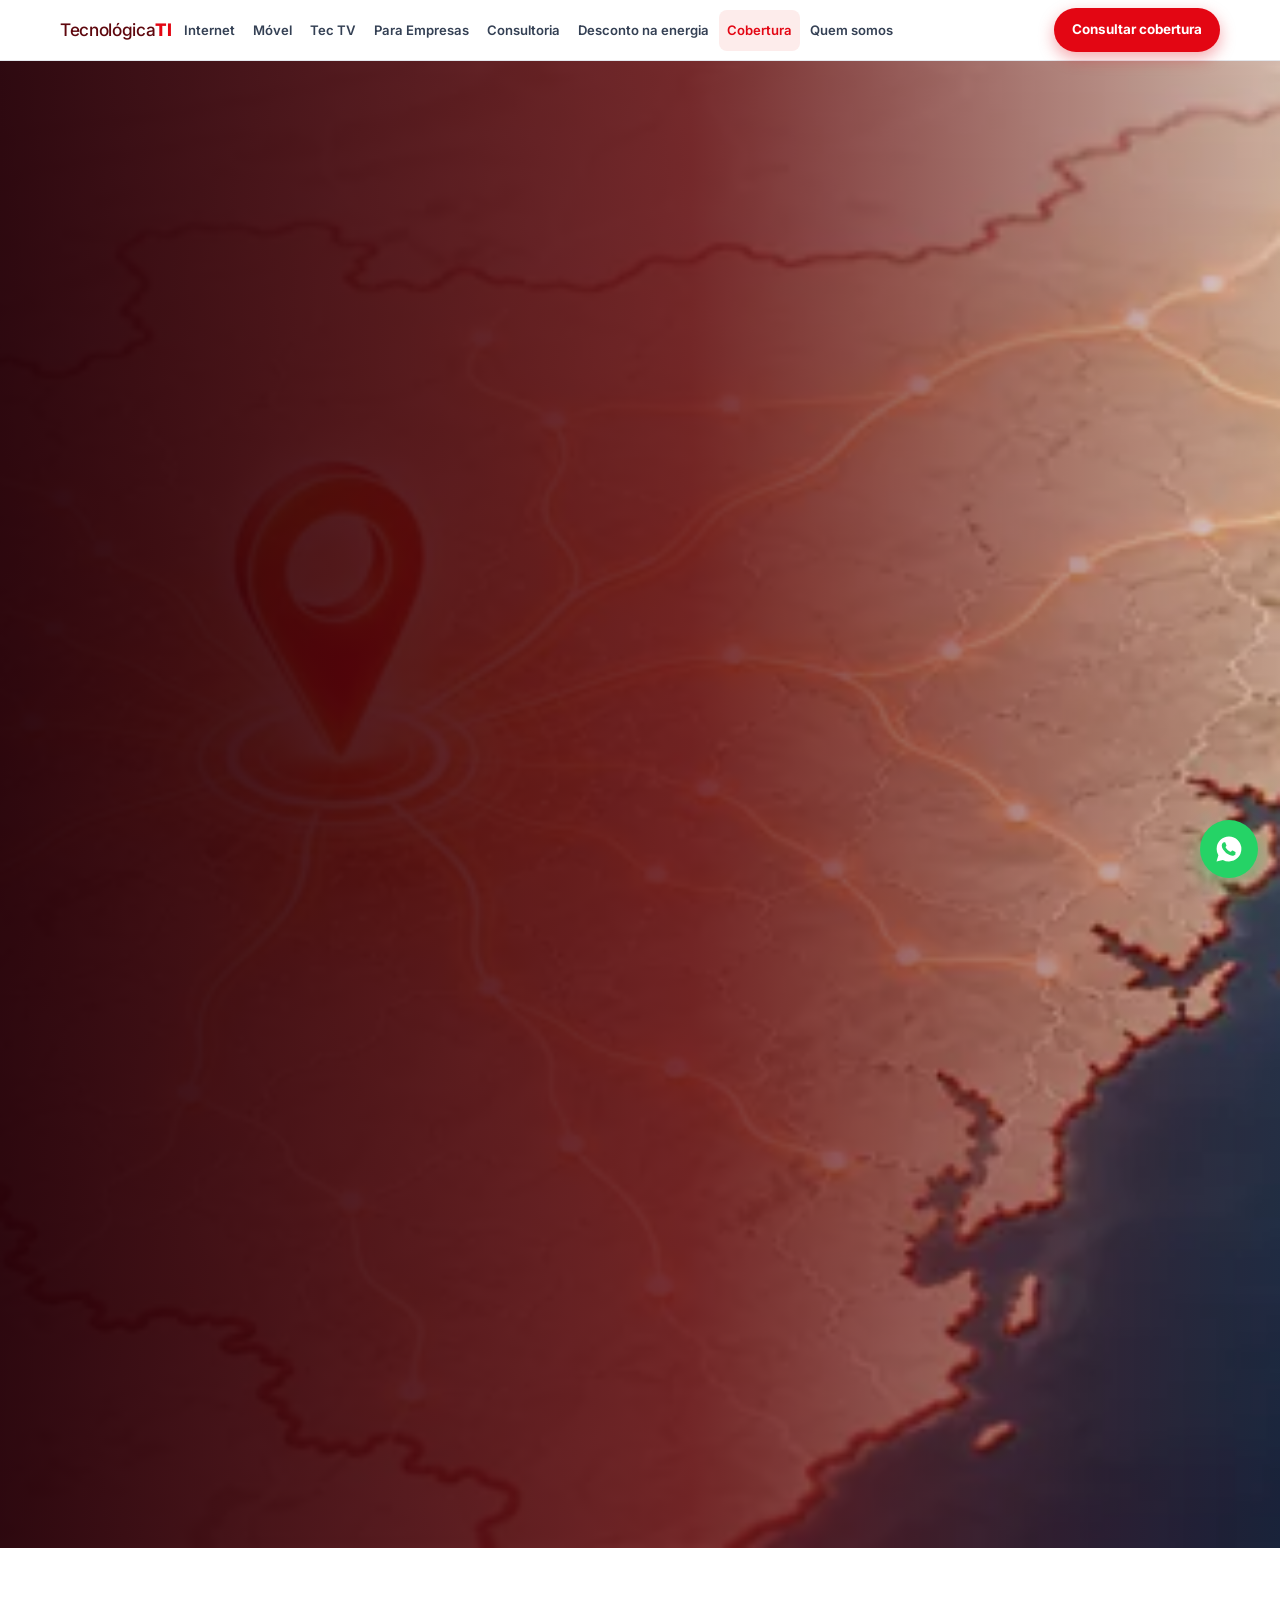
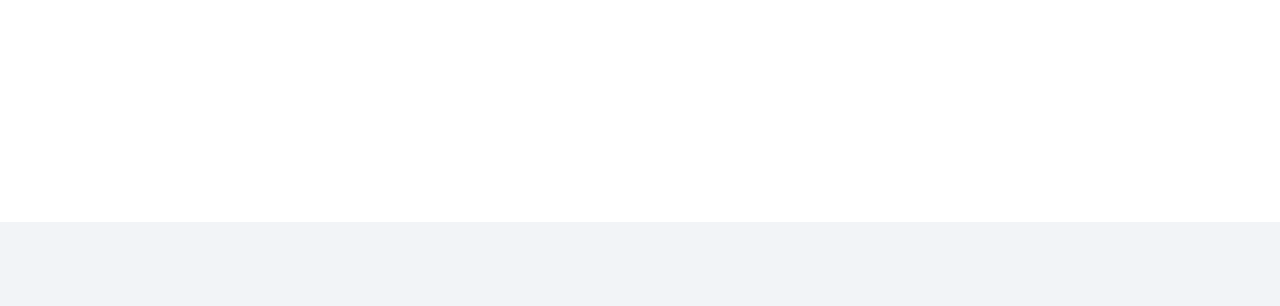
<file: cobertura.html>
<!DOCTYPE html>
<html lang="pt-BR">
<head>
  <meta charset="UTF-8">
  <meta name="viewport" content="width=device-width, initial-scale=1.0">
  <title>Cobertura de Internet Fibra e Link Dedicado | Oeste da Bahia</title>
  <meta name="description" content="Consulte a cobertura da Tecnológica TI no Oeste da Bahia. Internet fibra, internet empresarial e link dedicado em Santa Maria da Vitória, Santana, São Félix do Coribe e outras cidades.">
  <meta name="keywords" content="cobertura internet Oeste da Bahia, internet fibra Santa Maria da Vitória, internet Santana Bahia, internet São Félix do Coribe, link dedicado Oeste da Bahia, Tecnológica TI">
  <meta name="robots" content="index, follow, max-image-preview:large">
  <link rel="canonical" href="https://tecnologicati.com.br/cobertura.html">
  <meta property="og:type" content="website">
  <meta property="og:locale" content="pt_BR">
  <meta property="og:title" content="Cobertura de Internet Fibra e Link Dedicado no Oeste da Bahia">
  <meta property="og:description" content="Conheça as cidades atendidas pela rede da Tecnológica TI e consulte disponibilidade de fibra e link dedicado.">
  <meta property="og:url" content="https://tecnologicati.com.br/cobertura.html">
  <meta property="og:image" content="https://tecnologicati.com.br/images/mapa-rede-fundo.png">
  <meta property="og:image:alt" content="Mapa da cobertura da Tecnológica TI no Oeste da Bahia">
  <link rel="icon" type="image/png" href="images/logo-oficial.png?v=2">
  <link rel="preconnect" href="https://fonts.googleapis.com">
  <link rel="preconnect" href="https://fonts.gstatic.com" crossorigin>
  <link href="https://fonts.googleapis.com/css2?family=Inter:wght@400;500;600;700;800&amp;display=swap" rel="stylesheet">
  <link rel="stylesheet" href="css/estilo.css?v=32">
  <script type="application/ld+json">
  {
    "@context": "https://schema.org",
    "@graph": [
      {
        "@type": "BreadcrumbList",
        "itemListElement": [
          {"@type": "ListItem", "position": 1, "name": "Início", "item": "https://tecnologicati.com.br/"},
          {"@type": "ListItem", "position": 2, "name": "Cobertura", "item": "https://tecnologicati.com.br/cobertura.html"}
        ]
      },
      {
        "@type": "Service",
        "name": "Cobertura de internet fibra e link dedicado no Oeste da Bahia",
        "serviceType": ["Internet fibra óptica", "Internet empresarial", "Link dedicado"],
        "description": "Rede regional da Tecnológica TI para residências e empresas no Oeste da Bahia, com consulta de disponibilidade por endereço.",
        "url": "https://tecnologicati.com.br/cobertura.html",
        "provider": {"@type": "Organization", "name": "Tecnológica TI Consultoria Digital", "url": "https://tecnologicati.com.br/", "telephone": "+55-77-3086-8790"},
        "areaServed": [
          "Santa Maria da Vitória", "São Félix do Coribe", "Correntina", "Santana", "Serra Dourada", "Colônia do Formoso", "Cuscuzeiro", "Porteiras de Santa Cruz", "Canápolis", "Bom Jesus da Lapa"
        ]
      },
      {
        "@type": "FAQPage",
        "mainEntity": [
          {"@type": "Question", "name": "Como consultar a cobertura de internet no meu endereço?", "acceptedAnswer": {"@type": "Answer", "text": "Selecione sua cidade no mapa e envie o endereço para a equipe da Tecnológica TI confirmar a disponibilidade técnica."}},
          {"@type": "Question", "name": "A Tecnológica TI oferece link dedicado?", "acceptedAnswer": {"@type": "Answer", "text": "Sim. Empresas, operadoras e provedores podem solicitar análise e cotação de link dedicado nas localidades atendidas pela rede."}},
          {"@type": "Question", "name": "Fibra residencial e link dedicado são a mesma coisa?", "acceptedAnswer": {"@type": "Answer", "text": "Não. A fibra residencial atende o uso cotidiano, enquanto o link dedicado é dimensionado para operações empresariais que precisam de banda garantida, estabilidade e atendimento especializado."}}
        ]
      }
    ]
  }
  </script>
</head>
<body class="cobertura-page">
  <header class="header" id="topo">
    <div class="container header__inner">
      <a href="index.html" class="logo" aria-label="Tecnológica TI — página inicial"><span class="logo__text">Tecnológica<strong>TI</strong></span></a>
      <nav class="nav" id="menu" aria-label="Navegação principal">
        <div class="nav__item"><a href="index.html#planos" class="nav__link">Internet</a></div>
        <div class="nav__item"><a href="movel.html" class="nav__link">Móvel</a></div>
        <div class="nav__item"><a href="index.html#tectv" class="nav__link">Tec TV</a></div>
        <div class="nav__item"><a href="index.html#planos-empresas" class="nav__link">Para Empresas</a></div>
        <div class="nav__item"><a href="index.html#consultoria" class="nav__link">Consultoria</a></div>
        <div class="nav__item"><a href="desconto-energia.html" class="nav__link">Desconto na energia</a></div>
        <div class="nav__item"><a href="cobertura.html" class="nav__link nav__link--ativo" aria-current="page">Cobertura</a></div>
        <div class="nav__item"><a href="sobre.html" class="nav__link">Quem somos</a></div>
      </nav>
      <div class="header__actions">
        <a class="btn btn--primary" href="https://wa.me/5577999764459?text=Ol%C3%A1!%20Quero%20consultar%20a%20cobertura%20de%20internet%20no%20meu%20endere%C3%A7o." target="_blank" rel="noopener">Consultar cobertura</a>
        <button class="menu-toggle" id="menuToggle" aria-label="Abrir menu" aria-expanded="false"><span></span><span></span><span></span></button>
      </div>
    </div>
  </header>

  <main>
    <section class="cobertura-hero">
      <div class="container cobertura-hero__conteudo">
        <nav class="breadcrumb" aria-label="Navegação estrutural"><a href="index.html">Início</a><span aria-hidden="true">›</span><span>Cobertura</span></nav>
        <span class="cobertura-kicker">Rede regional no Oeste da Bahia</span>
        <h1>Cobertura de internet fibra e link dedicado no Oeste da Bahia</h1>
        <p>Conectamos residências, empresas, operadoras e provedores com uma rede construída para entregar estabilidade, atendimento próximo e soluções adequadas a cada operação.</p>
        <div class="cobertura-hero__acoes">
          <a class="btn btn--primary btn--lg" href="#mapa-cobertura">Ver cidades atendidas</a>
          <a class="btn btn--sobre-claro btn--lg" href="https://wa.me/5577999764459?text=Ol%C3%A1!%20Quero%20consultar%20a%20cobertura%20da%20Tecnol%C3%B3gica%20TI." target="_blank" rel="noopener">Consultar meu endereço</a>
        </div>
      </div>
    </section>

    <section class="cobertura-intro" aria-labelledby="cobertura-qualidade-titulo">
      <div class="container cobertura-intro__grid">
        <div>
          <span class="sobre-kicker">Conectividade de verdade</span>
          <h2 id="cobertura-qualidade-titulo">Qualidade de internet que começa na infraestrutura</h2>
          <p>A experiência de uma boa conexão depende de planejamento, capacidade de rede e suporte. A Tecnológica TI mantém presença regional e acompanha a operação de perto para atender desde o uso diário em casa até ambientes empresariais que não podem parar.</p>
          <p>Nossa fibra óptica leva mais estabilidade para trabalho, estudos, entretenimento e sistemas corporativos. A disponibilidade de planos e a viabilidade técnica são confirmadas para cada endereço.</p>
        </div>
        <div class="cobertura-diferenciais" aria-label="Diferenciais da rede">
          <article><strong>Fibra óptica</strong><span>Conexão preparada para múltiplos dispositivos e uso intenso.</span></article>
          <article><strong>Suporte regional</strong><span>Atendimento próximo para orientar e resolver com agilidade.</span></article>
          <article><strong>Soluções empresariais</strong><span>Projetos dimensionados para comércios, escritórios e operações críticas.</span></article>
          <article><strong>Infraestrutura própria</strong><span>Rede integrada ao ecossistema de data center e interconexão.</span></article>
        </div>
      </div>
    </section>

    <section class="cobertura-mapa-section" id="mapa-cobertura" aria-labelledby="mapa-cobertura-titulo">
      <div class="container">
        <div class="sobre-section-head">
          <span class="sobre-kicker">Consulte a região</span>
          <h2 id="mapa-cobertura-titulo">Mapa de cobertura e presença de rede</h2>
          <p>Escolha uma cidade para posicionar o mapa. A cobertura exata deve ser confirmada pelo endereço de instalação.</p>
        </div>
        <div class="cobertura-mapa">
          <div class="google-map cobertura-mapa__iframe"><iframe id="googleMapaCobertura" title="Mapa da cobertura da Tecnológica TI em Santa Maria da Vitória" src="https://www.google.com/maps?q=Santa%20Maria%20da%20Vit%C3%B3ria%2C%20BA&amp;output=embed" loading="lazy" referrerpolicy="no-referrer-when-downgrade" allowfullscreen></iframe></div>
          <div class="cobertura-mapa__cidades">
            <h3>Cidades e localidades presentes no mapa</h3>
            <p>Selecione uma localidade para atualizar o mapa sem sair da página.</p>
            <div class="cobertura-cidades" role="list">
              <button type="button" data-destino="Santa Maria da Vitória, BA">Santa Maria da Vitória</button>
              <button type="button" data-destino="São Félix do Coribe, BA">São Félix do Coribe</button>
              <button type="button" data-destino="Correntina, BA">Correntina</button>
              <button type="button" data-destino="Santana, BA">Santana</button>
              <button type="button" data-destino="Serra Dourada, BA">Serra Dourada</button>
              <button type="button" data-destino="Colônia do Formoso, Santa Maria da Vitória, BA">Colônia do Formoso</button>
              <button type="button" data-destino="Cuscuzeiro, BA">Cuscuzeiro</button>
              <button type="button" data-destino="Porteiras de Santa Cruz, BA">Porteiras de Santa Cruz</button>
              <button type="button" data-destino="Canápolis, BA">Canápolis</button>
              <button type="button" data-destino="Bom Jesus da Lapa, BA">Bom Jesus da Lapa</button>
            </div>
            <a class="btn btn--primary" href="https://wa.me/5577999764459?text=Ol%C3%A1!%20Quero%20confirmar%20se%20a%20Tecnol%C3%B3gica%20TI%20atende%20meu%20endere%C3%A7o." target="_blank" rel="noopener">Confirmar cobertura no endereço</a>
          </div>
        </div>
      </div>
    </section>

    <section class="cobertura-dedicado" aria-labelledby="link-dedicado-titulo">
      <div class="container cobertura-dedicado__grid">
        <div>
          <span class="sobre-kicker">Conectividade para empresas</span>
          <h2 id="link-dedicado-titulo">Link dedicado para empresas nas cidades atendidas</h2>
          <p>O link dedicado é indicado para empresas que dependem de conectividade contínua para sistemas em nuvem, telefonia IP, videoconferências, monitoramento, filiais e atendimento digital.</p>
          <p>Cada projeto passa por análise técnica de rota, capacidade e necessidade de banda. A equipe dimensiona a solução e apresenta as condições para o endereço solicitado.</p>
          <a class="btn btn--cta btn--lg" href="https://wa.me/5577981409291?text=Ol%C3%A1!%20Quero%20cotar%20um%20link%20dedicado%20para%20minha%20empresa." target="_blank" rel="noopener">Cotar link dedicado</a>
        </div>
        <div class="cobertura-dedicado__itens">
          <article><h3>Banda dimensionada</h3><p>Capacidade planejada conforme aplicações, número de usuários e criticidade da operação.</p></article>
          <article><h3>Atendimento especializado</h3><p>Equipe preparada para acompanhar ambientes corporativos e projetos de rede.</p></article>
          <article><h3>Integração regional</h3><p>Conectividade apoiada pela infraestrutura e presença da Tecnológica TI no Oeste da Bahia.</p></article>
        </div>
      </div>
    </section>

    <section class="sobre-faq cobertura-faq" aria-labelledby="cobertura-faq-titulo">
      <div class="container">
        <div class="sobre-section-head"><span class="sobre-kicker">Perguntas frequentes</span><h2 id="cobertura-faq-titulo">Dúvidas sobre cobertura e link dedicado</h2></div>
        <div class="sobre-faq__grid">
          <details><summary>Como saber se a fibra chega ao meu endereço?</summary><p>Selecione sua cidade no mapa e fale com nossa equipe informando o endereço de instalação. A disponibilidade é confirmada após a consulta técnica.</p></details>
          <details><summary>Quais cidades aparecem no mapa da rede?</summary><p>O mapa reúne Santa Maria da Vitória, São Félix do Coribe, Correntina, Santana, Serra Dourada, Colônia do Formoso, Cuscuzeiro, Porteiras de Santa Cruz, Canápolis e Bom Jesus da Lapa.</p></details>
          <details><summary>Link dedicado é indicado para qual tipo de empresa?</summary><p>Para operações que precisam de conectividade estável para sistemas, nuvem, telefonia, videoconferência, monitoramento, atendimento e integração entre unidades.</p></details>
          <details><summary>Posso solicitar um projeto personalizado?</summary><p>Sim. A equipe avalia endereço, aplicações, quantidade de usuários e necessidade de banda para orientar a solução mais adequada.</p></details>
        </div>
      </div>
    </section>
  </main>

  <footer class="footer" id="rodape">
    <div class="container footer__inner">
      <div class="footer__col"><h4>Tecnológica TI</h4><a href="sobre.html">Quem somos</a><a href="cobertura.html">Cobertura</a><a href="index.html#melhor">Por que escolher a gente</a></div>
      <div class="footer__col"><h4>Soluções</h4><a href="index.html#planos">Internet fibra</a><a href="index.html#planos-empresas">Internet empresarial</a><a href="index.html#colocation">Colocation e data center</a><a href="#link-dedicado-titulo">Link dedicado</a></div>
      <div class="footer__col"><h4>Atendimento</h4><a href="https://tecnologicati2.atlaz.com.br/central" target="_blank" rel="noopener">Central do Assinante</a><a href="tel:+557730868790">(77) 3086-8790</a><a href="https://wa.me/5577999764459" target="_blank" rel="noopener">WhatsApp</a></div>
      <div class="footer__col"><h4>Unidades</h4><p>Av. Perimetral, 202<br>Santa Maria da Vitória/BA</p><p>Rua Coronel Flores, 52 — Centro<br>Santana/BA</p><a class="footer__admin" href="https://tecnologicati2.atlaz.com.br/admin" target="_blank" rel="noopener">Acesso interno</a></div>
    </div>
    <div class="footer__bottom"><div class="container footer__bottom-inner"><p>© <span id="ano"></span> Tecnológica TI Consultoria Digital.</p><p>Conectividade e infraestrutura no Oeste da Bahia.</p><p class="footer__developer">Desenvolvido por <a href="https://wa.me/5577981409291" target="_blank" rel="noopener">Dêan Murilo</a> · <a href="https://www.instagram.com/deanmurilo/" target="_blank" rel="noopener">@deanmurilo</a></p></div></div>
  </footer>
  <a class="whats-flutuante" href="https://wa.me/5577999764459?text=Ol%C3%A1!%20Quero%20consultar%20a%20cobertura%20de%20internet." target="_blank" rel="noopener" aria-label="Consultar cobertura pelo WhatsApp"><svg viewBox="0 0 24 24"><path d="M12 2A9.9 9.9 0 0 0 2.1 11.9a9.8 9.8 0 0 0 1.4 5.1L2 22l5.1-1.3a10 10 0 0 0 4.8 1.2A9.9 9.9 0 0 0 21.9 12 9.9 9.9 0 0 0 12 2zm5.4 14a2.8 2.8 0 0 1-1.9 1.3c-.5.1-1.2.2-3.4-.7a11.9 11.9 0 0 1-4.8-4.3 5.6 5.6 0 0 1-1.1-2.9A3.1 3.1 0 0 1 7.2 7a1 1 0 0 1 .8-.4h.6c.2 0 .4 0 .6.5s.8 1.9.8 2-.1.4-.2.5l-.4.5c-.1.2-.3.3-.1.6a8.4 8.4 0 0 0 1.6 2 7.7 7.7 0 0 0 2.2 1.4c.3.1.5.1.6-.1l.6-.7c.2-.3.4-.2.6-.1l1.9.9c.2.1.4.2.4.3a2.6 2.6 0 0 1-.2 1.6z"/></svg></a>
  <script src="js/cobertura.js?v=1" defer></script>
</body>
</html>
</file>
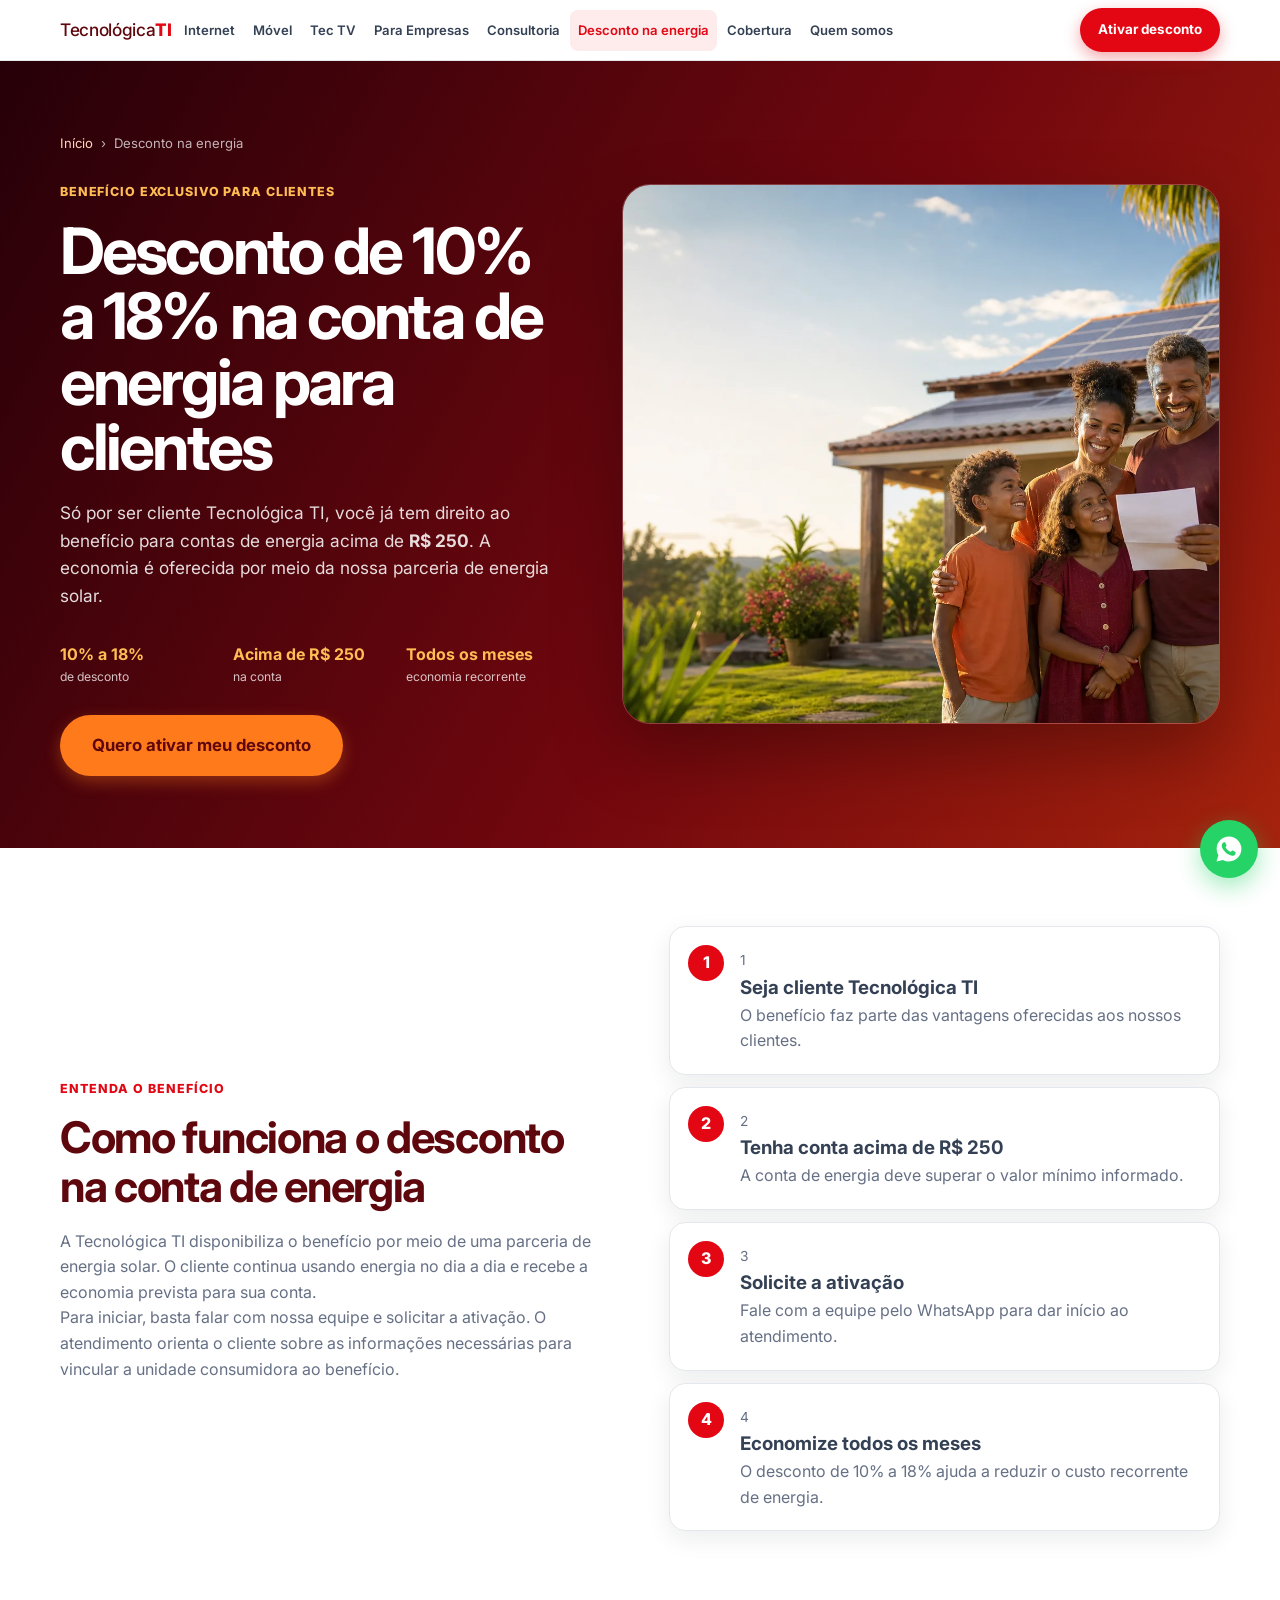
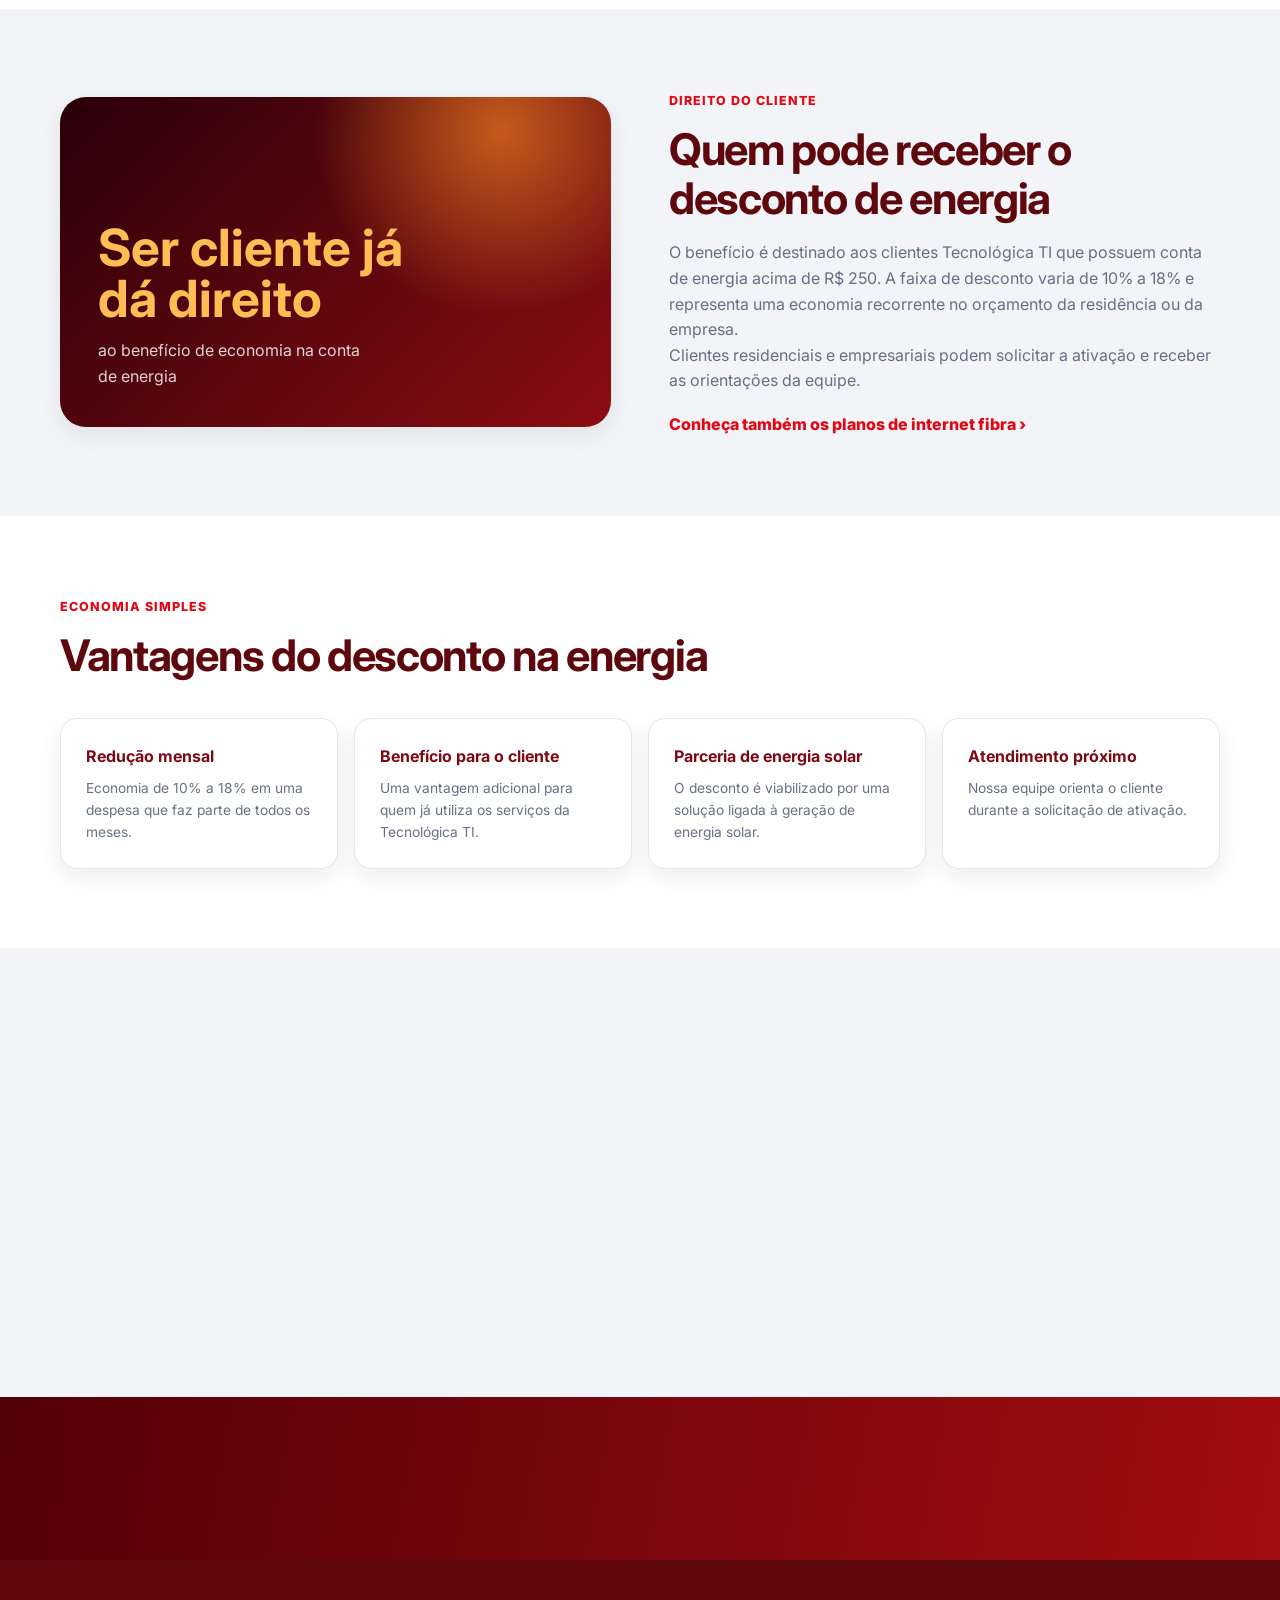
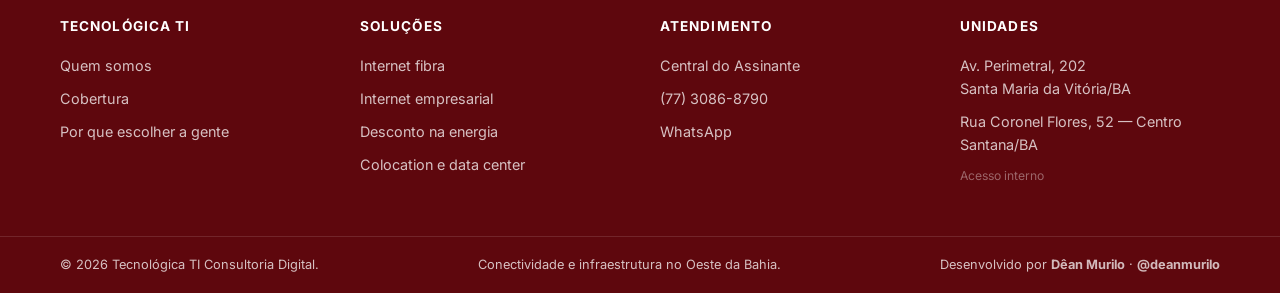
<file: desconto-energia.html>
<!DOCTYPE html>
<html lang="pt-BR">
<head>
  <meta charset="UTF-8">
  <meta name="viewport" content="width=device-width, initial-scale=1.0">
  <title>Desconto na Conta de Energia para Clientes | Tecnológica TI</title>
  <meta name="description" content="Cliente Tecnológica TI com conta acima de R$ 250 tem direito a 10% a 18% de desconto na conta de energia por meio da nossa parceria de energia solar. Saiba como ativar.">
  <meta name="keywords" content="desconto na conta de energia, desconto energia solar, economia conta de luz, benefício cliente Tecnológica TI, energia solar Oeste da Bahia">
  <meta name="robots" content="index, follow, max-image-preview:large">
  <link rel="canonical" href="https://tecnologicati.com.br/desconto-energia.html">
  <meta property="og:type" content="website">
  <meta property="og:locale" content="pt_BR">
  <meta property="og:title" content="Desconto de 10% a 18% na conta de energia para clientes">
  <meta property="og:description" content="Só por ser cliente Tecnológica TI, você já tem direito ao benefício para contas de energia acima de R$ 250.">
  <meta property="og:url" content="https://tecnologicati.com.br/desconto-energia.html">
  <meta property="og:image" content="https://tecnologicati.com.br/images/energia-solar-familia.png">
  <meta property="og:image:alt" content="Família conferindo a economia na conta de energia em uma casa com painéis solares">
  <link rel="icon" type="image/png" href="images/logo-oficial.png?v=2">
  <link rel="preconnect" href="https://fonts.googleapis.com">
  <link rel="preconnect" href="https://fonts.gstatic.com" crossorigin>
  <link href="https://fonts.googleapis.com/css2?family=Inter:wght@400;500;600;700;800&amp;display=swap" rel="stylesheet">
  <link rel="preload" href="images/energia-solar-familia.webp" as="image" type="image/webp" fetchpriority="high">
  <link rel="stylesheet" href="css/estilo.css?v=32">
  <script type="application/ld+json">
  {
    "@context": "https://schema.org",
    "@graph": [
      {
        "@type": "BreadcrumbList",
        "itemListElement": [
          {"@type": "ListItem", "position": 1, "name": "Início", "item": "https://tecnologicati.com.br/"},
          {"@type": "ListItem", "position": 2, "name": "Desconto na energia", "item": "https://tecnologicati.com.br/desconto-energia.html"}
        ]
      },
      {
        "@type": "Service",
        "name": "Desconto na conta de energia para clientes Tecnológica TI",
        "serviceType": "Benefício de economia na conta de energia por parceria de energia solar",
        "description": "Clientes Tecnológica TI com conta de energia acima de R$ 250 têm direito a desconto mensal de 10% a 18%.",
        "url": "https://tecnologicati.com.br/desconto-energia.html",
        "provider": {"@type": "Organization", "name": "Tecnológica TI Consultoria Digital", "url": "https://tecnologicati.com.br/", "telephone": "+55-77-3086-8790"},
        "areaServed": {"@type": "AdministrativeArea", "name": "Oeste da Bahia"}
      },
      {
        "@type": "FAQPage",
        "mainEntity": [
          {"@type": "Question", "name": "Quem tem direito ao desconto na conta de energia?", "acceptedAnswer": {"@type": "Answer", "text": "Clientes Tecnológica TI com conta de energia acima de R$ 250 têm direito ao benefício de 10% a 18% de desconto."}},
          {"@type": "Question", "name": "Qual é o valor do desconto?", "acceptedAnswer": {"@type": "Answer", "text": "O desconto mensal varia de 10% a 18% na conta de energia acima de R$ 250."}},
          {"@type": "Question", "name": "Preciso instalar placas solares em casa?", "acceptedAnswer": {"@type": "Answer", "text": "O benefício é oferecido por meio da parceria de energia solar da Tecnológica TI. Fale com a equipe para receber as orientações de ativação."}},
          {"@type": "Question", "name": "Como ativar o benefício?", "acceptedAnswer": {"@type": "Answer", "text": "Entre em contato com a equipe da Tecnológica TI pelo WhatsApp e solicite a ativação do desconto na conta de energia."}}
        ]
      }
    ]
  }
  </script>
</head>
<body class="desconto-page">
  <header class="header" id="topo">
    <div class="container header__inner">
      <a href="index.html" class="logo" aria-label="Tecnológica TI — página inicial"><span class="logo__text">Tecnológica<strong>TI</strong></span></a>
      <nav class="nav" id="menu" aria-label="Navegação principal">
        <div class="nav__item"><a href="index.html#planos" class="nav__link">Internet</a></div>
        <div class="nav__item"><a href="movel.html" class="nav__link">Móvel</a></div>
        <div class="nav__item"><a href="index.html#tectv" class="nav__link">Tec TV</a></div>
        <div class="nav__item"><a href="index.html#planos-empresas" class="nav__link">Para Empresas</a></div>
        <div class="nav__item"><a href="index.html#consultoria" class="nav__link">Consultoria</a></div>
        <div class="nav__item"><a href="desconto-energia.html" class="nav__link nav__link--ativo" aria-current="page">Desconto na energia</a></div>
        <div class="nav__item"><a href="cobertura.html" class="nav__link">Cobertura</a></div>
        <div class="nav__item"><a href="sobre.html" class="nav__link">Quem somos</a></div>
      </nav>
      <div class="header__actions">
        <a class="btn btn--primary" href="https://wa.me/5577999764459?text=Ol%C3%A1!%20Sou%20cliente%20Tecnol%C3%B3gica%20TI%20e%20quero%20ativar%20meu%20desconto%20na%20conta%20de%20energia." target="_blank" rel="noopener">Ativar desconto</a>
        <button class="menu-toggle" id="menuToggle" aria-label="Abrir menu" aria-expanded="false"><span></span><span></span><span></span></button>
      </div>
    </div>
  </header>

  <main>
    <section class="desconto-hero">
      <div class="container desconto-hero__grid">
        <div class="desconto-hero__conteudo">
          <nav class="breadcrumb" aria-label="Navegação estrutural"><a href="index.html">Início</a><span aria-hidden="true">›</span><span>Desconto na energia</span></nav>
          <span class="desconto-kicker">Benefício exclusivo para clientes</span>
          <h1>Desconto de 10% a 18% na conta de energia para clientes</h1>
          <p>Só por ser cliente Tecnológica TI, você já tem direito ao benefício para contas de energia acima de <strong>R$ 250</strong>. A economia é oferecida por meio da nossa parceria de energia solar.</p>
          <div class="desconto-hero__dados" aria-label="Resumo do benefício">
            <span><strong>10% a 18%</strong> de desconto</span>
            <span><strong>Acima de R$ 250</strong> na conta</span>
            <span><strong>Todos os meses</strong> economia recorrente</span>
          </div>
          <a class="btn btn--cta btn--lg" href="https://wa.me/5577999764459?text=Ol%C3%A1!%20Sou%20cliente%20Tecnol%C3%B3gica%20TI%20e%20quero%20ativar%20meu%20desconto%20de%2010%25%20a%2018%25%20na%20conta%20de%20energia." target="_blank" rel="noopener">Quero ativar meu desconto</a>
        </div>
        <figure class="desconto-hero__visual">
          <picture><source srcset="images/energia-solar-familia.webp" type="image/webp"><img src="images/energia-solar-familia.png" alt="Família feliz conferindo a economia na conta de energia em frente a uma casa com painéis solares" width="1536" height="1024"></picture>
        </figure>
      </div>
    </section>

    <section class="desconto-como" aria-labelledby="como-funciona-titulo">
      <div class="container desconto-como__grid">
        <div>
          <span class="sobre-kicker">Entenda o benefício</span>
          <h2 id="como-funciona-titulo">Como funciona o desconto na conta de energia</h2>
          <p>A Tecnológica TI disponibiliza o benefício por meio de uma parceria de energia solar. O cliente continua usando energia no dia a dia e recebe a economia prevista para sua conta.</p>
          <p>Para iniciar, basta falar com nossa equipe e solicitar a ativação. O atendimento orienta o cliente sobre as informações necessárias para vincular a unidade consumidora ao benefício.</p>
        </div>
        <ol class="desconto-passos">
          <li><span>1</span><div><h3>Seja cliente Tecnológica TI</h3><p>O benefício faz parte das vantagens oferecidas aos nossos clientes.</p></div></li>
          <li><span>2</span><div><h3>Tenha conta acima de R$ 250</h3><p>A conta de energia deve superar o valor mínimo informado.</p></div></li>
          <li><span>3</span><div><h3>Solicite a ativação</h3><p>Fale com a equipe pelo WhatsApp para dar início ao atendimento.</p></div></li>
          <li><span>4</span><div><h3>Economize todos os meses</h3><p>O desconto de 10% a 18% ajuda a reduzir o custo recorrente de energia.</p></div></li>
        </ol>
      </div>
    </section>

    <section class="desconto-direito" aria-labelledby="quem-tem-direito-titulo">
      <div class="container desconto-direito__grid">
        <div class="desconto-direito__destaque"><strong>Ser cliente já dá direito</strong><span>ao benefício de economia na conta de energia</span></div>
        <div>
          <span class="sobre-kicker">Direito do cliente</span>
          <h2 id="quem-tem-direito-titulo">Quem pode receber o desconto de energia</h2>
          <p>O benefício é destinado aos clientes Tecnológica TI que possuem conta de energia acima de R$ 250. A faixa de desconto varia de 10% a 18% e representa uma economia recorrente no orçamento da residência ou da empresa.</p>
          <p>Clientes residenciais e empresariais podem solicitar a ativação e receber as orientações da equipe.</p>
          <a href="index.html#planos" class="desconto-link">Conheça também os planos de internet fibra ›</a>
        </div>
      </div>
    </section>

    <section class="desconto-vantagens" aria-labelledby="vantagens-titulo">
      <div class="container">
        <div class="sobre-section-head"><span class="sobre-kicker">Economia simples</span><h2 id="vantagens-titulo">Vantagens do desconto na energia</h2></div>
        <div class="desconto-vantagens__grid">
          <article><h3>Redução mensal</h3><p>Economia de 10% a 18% em uma despesa que faz parte de todos os meses.</p></article>
          <article><h3>Benefício para o cliente</h3><p>Uma vantagem adicional para quem já utiliza os serviços da Tecnológica TI.</p></article>
          <article><h3>Parceria de energia solar</h3><p>O desconto é viabilizado por uma solução ligada à geração de energia solar.</p></article>
          <article><h3>Atendimento próximo</h3><p>Nossa equipe orienta o cliente durante a solicitação de ativação.</p></article>
        </div>
      </div>
    </section>

    <section class="sobre-faq desconto-faq" aria-labelledby="desconto-faq-titulo">
      <div class="container">
        <div class="sobre-section-head"><span class="sobre-kicker">Perguntas frequentes</span><h2 id="desconto-faq-titulo">Dúvidas sobre o desconto na conta de energia</h2></div>
        <div class="sobre-faq__grid">
          <details><summary>Quem tem direito ao desconto?</summary><p>Clientes Tecnológica TI com conta de energia acima de R$ 250 têm direito ao benefício.</p></details>
          <details><summary>Qual é o valor do desconto?</summary><p>O desconto mensal varia de 10% a 18% na conta de energia.</p></details>
          <details><summary>Preciso instalar placas solares?</summary><p>O benefício é oferecido por meio da parceria de energia solar. Fale com a equipe para receber as orientações de ativação.</p></details>
          <details><summary>Como faço para ativar?</summary><p>Entre em contato pelo WhatsApp, informe que já é cliente e solicite a ativação do desconto na conta de energia.</p></details>
        </div>
      </div>
    </section>

    <section class="desconto-cta"><div class="container desconto-cta__inner"><div><h2>Já é cliente? Ative seu desconto</h2><p>Fale com nossa equipe e comece a aproveitar o benefício na sua conta de energia.</p></div><a class="btn btn--sobre-claro btn--lg" href="https://wa.me/5577999764459?text=Ol%C3%A1!%20Quero%20ativar%20meu%20desconto%20na%20conta%20de%20energia." target="_blank" rel="noopener">Solicitar ativação</a></div></section>
  </main>

  <footer class="footer" id="rodape">
    <div class="container footer__inner">
      <div class="footer__col"><h4>Tecnológica TI</h4><a href="sobre.html">Quem somos</a><a href="cobertura.html">Cobertura</a><a href="index.html#melhor">Por que escolher a gente</a></div>
      <div class="footer__col"><h4>Soluções</h4><a href="index.html#planos">Internet fibra</a><a href="index.html#planos-empresas">Internet empresarial</a><a href="desconto-energia.html">Desconto na energia</a><a href="index.html#colocation">Colocation e data center</a></div>
      <div class="footer__col"><h4>Atendimento</h4><a href="https://tecnologicati2.atlaz.com.br/central" target="_blank" rel="noopener">Central do Assinante</a><a href="tel:+557730868790">(77) 3086-8790</a><a href="https://wa.me/5577999764459" target="_blank" rel="noopener">WhatsApp</a></div>
      <div class="footer__col"><h4>Unidades</h4><p>Av. Perimetral, 202<br>Santa Maria da Vitória/BA</p><p>Rua Coronel Flores, 52 — Centro<br>Santana/BA</p><a class="footer__admin" href="https://tecnologicati2.atlaz.com.br/admin" target="_blank" rel="noopener">Acesso interno</a></div>
    </div>
    <div class="footer__bottom"><div class="container footer__bottom-inner"><p>© <span id="ano"></span> Tecnológica TI Consultoria Digital.</p><p>Conectividade e infraestrutura no Oeste da Bahia.</p><p class="footer__developer">Desenvolvido por <a href="https://wa.me/5577981409291" target="_blank" rel="noopener">Dêan Murilo</a> · <a href="https://www.instagram.com/deanmurilo/" target="_blank" rel="noopener">@deanmurilo</a></p></div></div>
  </footer>
  <a class="whats-flutuante" href="https://wa.me/5577999764459?text=Ol%C3%A1!%20Quero%20ativar%20meu%20desconto%20na%20conta%20de%20energia." target="_blank" rel="noopener" aria-label="Ativar desconto na energia pelo WhatsApp"><svg viewBox="0 0 24 24"><path d="M12 2A9.9 9.9 0 0 0 2.1 11.9a9.8 9.8 0 0 0 1.4 5.1L2 22l5.1-1.3a10 10 0 0 0 4.8 1.2A9.9 9.9 0 0 0 21.9 12 9.9 9.9 0 0 0 12 2zm5.4 14a2.8 2.8 0 0 1-1.9 1.3c-.5.1-1.2.2-3.4-.7a11.9 11.9 0 0 1-4.8-4.3 5.6 5.6 0 0 1-1.1-2.9A3.1 3.1 0 0 1 7.2 7a1 1 0 0 1 .8-.4h.6c.2 0 .4 0 .6.5s.8 1.9.8 2-.1.4-.2.5l-.4.5c-.1.2-.3.3-.1.6a8.4 8.4 0 0 0 1.6 2 7.7 7.7 0 0 0 2.2 1.4c.3.1.5.1.6-.1l.6-.7c.2-.3.4-.2.6-.1l1.9.9c.2.1.4.2.4.3a2.6 2.6 0 0 1-.2 1.6z"/></svg></a>
  <script src="js/desconto-energia.js?v=1" defer></script>
</body>
</html>
</file>
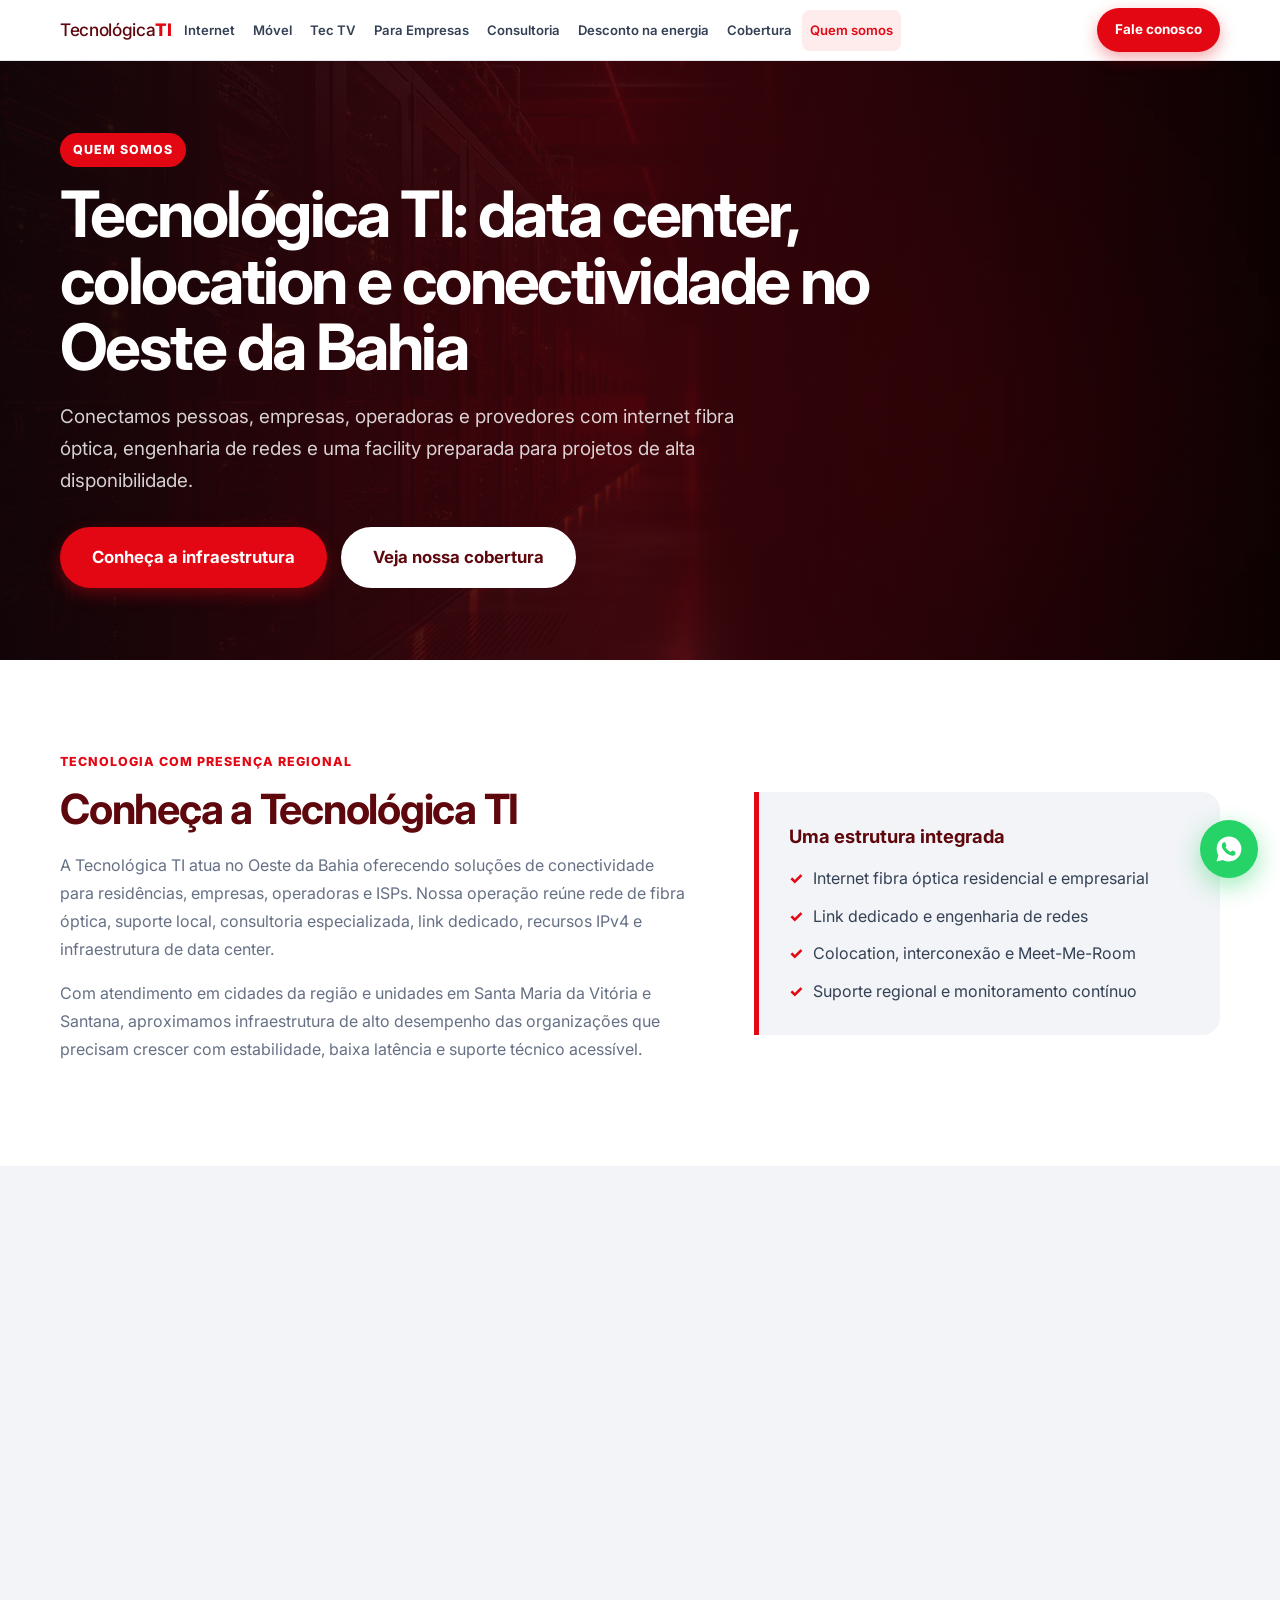
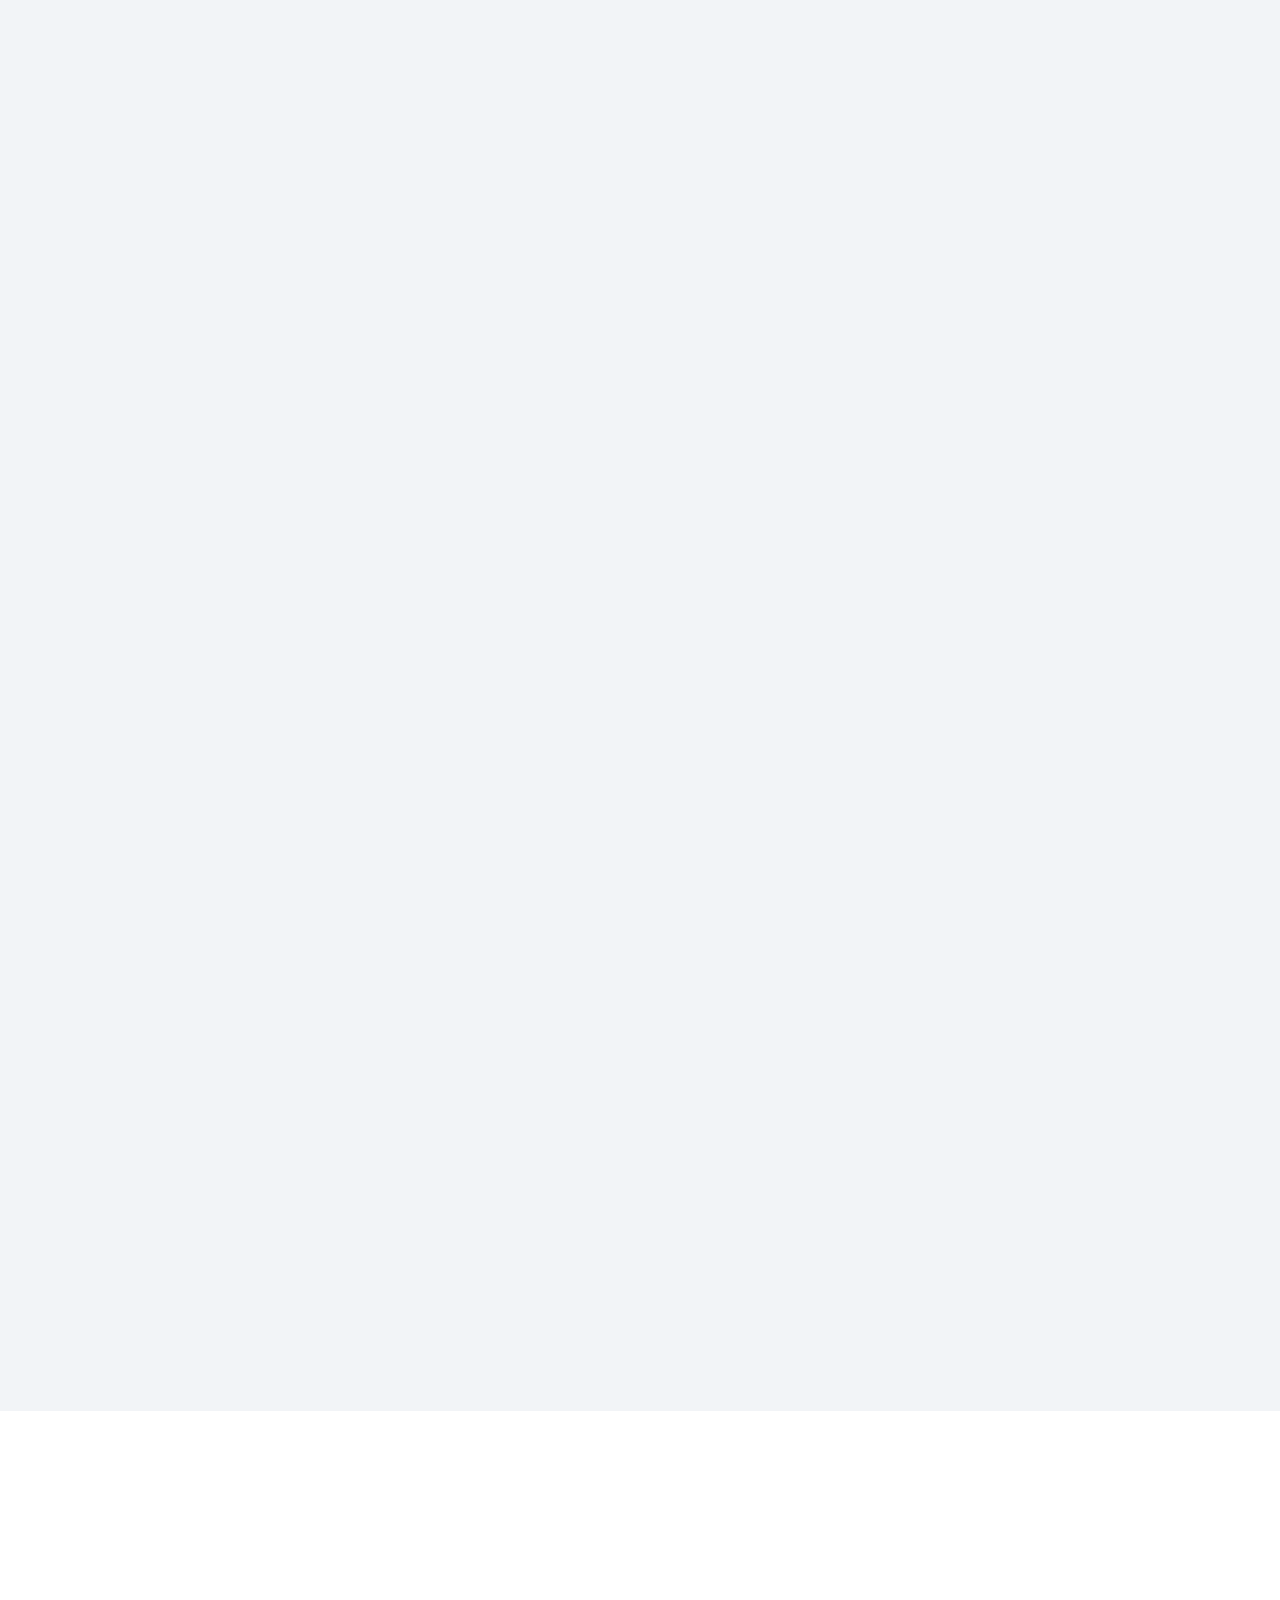
<file: sobre.html>
<!DOCTYPE html>
<html lang="pt-BR">
<head>
  <meta charset="UTF-8">
  <meta name="viewport" content="width=device-width, initial-scale=1.0">
  <title>Quem Somos | Data Center e Colocation no Oeste da Bahia</title>
  <meta name="description" content="Conheça a Tecnológica TI e sua infraestrutura carrier-neutral de colocation e data center no Oeste da Bahia, com MMR própria, energia redundante, climatização e segurança 24x7.">
  <meta name="keywords" content="data center Oeste da Bahia, colocation Bahia, meet-me-room, MMR, carrier-neutral, interconexão, rack 19, Tecnológica TI, TILINK">
  <meta name="robots" content="index, follow, max-image-preview:large">
  <link rel="canonical" href="https://tecnologicati.com.br/sobre.html">
  <meta property="og:type" content="website">
  <meta property="og:locale" content="pt_BR">
  <meta property="og:title" content="Quem Somos — Data Center e Colocation no Oeste da Bahia">
  <meta property="og:description" content="Infraestrutura carrier-neutral, MMR própria, energia redundante e conectividade para operadoras, ISPs e empresas.">
  <meta property="og:url" content="https://tecnologicati.com.br/sobre.html">
  <meta property="og:image" content="https://tecnologicati.com.br/images/datacenter-banner-fundo.png">
  <meta property="og:image:alt" content="Infraestrutura de data center e colocation da Tecnológica TI no Oeste da Bahia">
  <link rel="icon" type="image/png" href="images/logo-oficial.png?v=2">
  <link rel="preconnect" href="https://fonts.googleapis.com">
  <link rel="preconnect" href="https://fonts.gstatic.com" crossorigin>
  <link href="https://fonts.googleapis.com/css2?family=Inter:wght@400;500;600;700;800&amp;display=swap" rel="stylesheet">
  <link rel="preload" href="images/datacenter-banner-fundo.webp" as="image" type="image/webp" fetchpriority="high">
  <link rel="stylesheet" href="css/estilo.css?v=32">
  <script type="application/ld+json">
  {
    "@context": "https://schema.org",
    "@type": "BreadcrumbList",
    "itemListElement": [
      {"@type": "ListItem", "position": 1, "name": "Início", "item": "https://tecnologicati.com.br/"},
      {"@type": "ListItem", "position": 2, "name": "Quem somos", "item": "https://tecnologicati.com.br/sobre.html"}
    ]
  }
  </script>
  <script type="application/ld+json">
  {
    "@context": "https://schema.org",
    "@type": "Organization",
    "name": "Tecnológica TI Consultoria Digital",
    "url": "https://tecnologicati.com.br/",
    "logo": "https://tecnologicati.com.br/images/logo-oficial.png",
    "telephone": "+55-77-3086-8790",
    "email": "gerencia.tecnologicati@gmail.com",
    "areaServed": "Oeste da Bahia",
    "sameAs": [
      "https://www.instagram.com/tecnologicati",
      "https://www.facebook.com/TecnologicaTi",
      "https://www.youtube.com/channel/UCl6Up87ETigeshXOc0OdHXw"
    ],
    "address": [
      {
        "@type": "PostalAddress",
        "streetAddress": "Av. Perimetral, 202",
        "addressLocality": "Santa Maria da Vitória",
        "addressRegion": "BA",
        "postalCode": "47640-000",
        "addressCountry": "BR"
      },
      {
        "@type": "PostalAddress",
        "streetAddress": "Rua Coronel Flores, 52 — Centro",
        "addressLocality": "Santana",
        "addressRegion": "BA",
        "postalCode": "47600-000",
        "addressCountry": "BR"
      }
    ]
  }
  </script>
  <script type="application/ld+json">
  {
    "@context": "https://schema.org",
    "@type": "Service",
    "name": "Colocation e Data Center no Oeste da Bahia",
    "serviceType": "Colocation, interconexão e Meet-Me-Room carrier-neutral",
    "description": "Infraestrutura para operadoras, ISPs e empresas com racks padrão 19 polegadas, energia redundante, climatização de precisão, segurança 24x7 e MMR própria.",
    "areaServed": {
      "@type": "AdministrativeArea",
      "name": "Oeste da Bahia"
    },
    "provider": {
      "@type": "Organization",
      "name": "Tecnológica TI Consultoria Digital",
      "url": "https://tecnologicati.com.br/"
    }
  }
  </script>
</head>
<body class="sobre-page">
  <header class="header" id="topo">
    <div class="container header__inner">
      <a href="index.html" class="logo" aria-label="Tecnológica TI — página inicial">
        <span class="logo__text">Tecnológica<strong>TI</strong></span>
      </a>
      <nav class="nav" id="menu" aria-label="Navegação principal">
        <div class="nav__item"><a href="index.html#planos" class="nav__link">Internet</a></div>
        <div class="nav__item"><a href="movel.html" class="nav__link">Móvel</a></div>
        <div class="nav__item"><a href="index.html#tectv" class="nav__link">Tec TV</a></div>
        <div class="nav__item"><a href="index.html#planos-empresas" class="nav__link">Para Empresas</a></div>
        <div class="nav__item"><a href="index.html#consultoria" class="nav__link">Consultoria</a></div>
        <div class="nav__item"><a href="desconto-energia.html" class="nav__link">Desconto na energia</a></div>
        <div class="nav__item"><a href="cobertura.html" class="nav__link">Cobertura</a></div>
        <div class="nav__item"><a href="sobre.html" class="nav__link nav__link--ativo" aria-current="page">Quem somos</a></div>
      </nav>
      <div class="header__actions">
        <a class="btn btn--primary" href="https://wa.me/5577999764459?text=Ol%C3%A1!%20Vim%20pela%20p%C3%A1gina%20Sobre%20n%C3%B3s%20e%20gostaria%20de%20falar%20sobre%20um%20projeto." target="_blank" rel="noopener">Fale conosco</a>
        <button class="menu-toggle" id="menuToggle" aria-label="Abrir menu" aria-expanded="false"><span></span><span></span><span></span></button>
      </div>
    </div>
  </header>

  <main>
    <section class="sobre-hero">
      <div class="container sobre-hero__conteudo">
        <span class="sobre-selo">Quem somos</span>
        <h1>Tecnológica TI: data center, colocation e conectividade no Oeste da Bahia</h1>
        <p>Conectamos pessoas, empresas, operadoras e provedores com internet fibra óptica, engenharia de redes e uma facility preparada para projetos de alta disponibilidade.</p>
        <div class="sobre-hero__acoes">
          <a class="btn btn--primary btn--lg" href="#colocation">Conheça a infraestrutura</a>
          <a class="btn btn--sobre-claro btn--lg" href="index.html#mapa-rede">Veja nossa cobertura</a>
        </div>
      </div>
    </section>

    <section class="sobre-intro">
      <div class="container sobre-intro__grid">
        <div>
          <span class="sobre-kicker">Tecnologia com presença regional</span>
          <h2>Conheça a Tecnológica TI</h2>
          <p>A Tecnológica TI atua no Oeste da Bahia oferecendo soluções de conectividade para residências, empresas, operadoras e ISPs. Nossa operação reúne rede de fibra óptica, suporte local, consultoria especializada, link dedicado, recursos IPv4 e infraestrutura de data center.</p>
          <p>Com atendimento em cidades da região e unidades em Santa Maria da Vitória e Santana, aproximamos infraestrutura de alto desempenho das organizações que precisam crescer com estabilidade, baixa latência e suporte técnico acessível.</p>
        </div>
        <aside class="sobre-resumo" aria-label="Resumo da atuação">
          <strong>Uma estrutura integrada</strong>
          <ul>
            <li>Internet fibra óptica residencial e empresarial</li>
            <li>Link dedicado e engenharia de redes</li>
            <li>Colocation, interconexão e Meet-Me-Room</li>
            <li>Suporte regional e monitoramento contínuo</li>
          </ul>
        </aside>
      </div>
    </section>

    <section class="sobre-datacenter" id="colocation">
      <div class="container">
        <div class="sobre-section-head">
          <span class="sobre-kicker">Colocation e interconexão</span>
          <h2>Data center carrier-neutral no Oeste da Bahia</h2>
          <p>Nossa facility oferece um ambiente seguro, escalável e neutro para operadoras, ISPs e empresas que buscam conectividade de baixa latência e alta disponibilidade.</p>
        </div>
        <div class="sobre-infra-grid">
          <article class="sobre-infra-card"><span>01</span><h3>Racks padrão 19&quot;</h3><p>Opções de meio rack ou rack cheio para acomodar equipamentos de rede e servidores conforme a necessidade do projeto.</p></article>
          <article class="sobre-infra-card"><span>02</span><h3>Energia redundante</h3><p>Infraestrutura com UPS e geradores para aumentar a continuidade operacional dos equipamentos instalados.</p></article>
          <article class="sobre-infra-card"><span>03</span><h3>Climatização 24x7</h3><p>Climatização de precisão para manter condições adequadas de operação durante todos os dias da semana.</p></article>
          <article class="sobre-infra-card"><span>04</span><h3>Segurança física 24x7</h3><p>Monitoramento contínuo e controle de acesso para proteger a infraestrutura e organizar intervenções técnicas.</p></article>
        </div>
      </div>
    </section>

    <section class="sobre-mmr">
      <div class="container sobre-mmr__grid">
        <div class="sobre-mmr__imagem"><img src="images/datacenter-banner-fundo.webp" alt="Corredor de racks de data center com iluminação vermelha" loading="lazy"></div>
        <div class="sobre-mmr__texto">
          <span class="sobre-kicker">Meet-Me-Room dedicada</span>
          <h2>Liberdade para interconectar redes</h2>
          <p>Nossa Meet-Me-Room (MMR) própria facilita o cross-connect direto entre participantes. Isso reduz etapas de intermediação e cria um ponto organizado para troca de tráfego e acesso a diferentes redes.</p>
          <h3>Neutralidade de operadora</h3>
          <p>Em um ambiente carrier-neutral, o cliente tem liberdade para escolher entre as operadoras disponíveis no local. Essa flexibilidade ajuda a construir projetos com redundância, diversidade de rotas e melhor adequação técnica e comercial.</p>
          <ul class="sobre-checks">
            <li>Cross-connect direto entre participantes</li>
            <li>Acesso simplificado a múltiplos backbones</li>
            <li>Conectividade preparada para expansão</li>
            <li>Ambiente de alta densidade para redes</li>
          </ul>
        </div>
      </div>
    </section>

    <section class="sobre-parceria">
      <div class="container sobre-parceria__inner">
        <div>
          <span class="sobre-kicker">Tecnológica TI + TILINK</span>
          <h2>Mais possibilidades para cada projeto</h2>
          <p>A integração entre a infraestrutura regional da Tecnológica TI e a conectividade da TILINK amplia as alternativas para projetos corporativos e de provedores. A proposta é facilitar o acesso a backbones, interconexões e soluções dimensionadas de acordo com cada operação.</p>
        </div>
        <a class="btn btn--primary btn--lg" href="https://wa.me/5577999764459?text=Ol%C3%A1!%20Quero%20conhecer%20os%20resultados%20que%20a%20Tecnol%C3%B3gica%20TI%20e%20a%20TILINK%20podem%20agregar%20ao%20meu%20projeto." target="_blank" rel="noopener">Conversar sobre meu projeto</a>
      </div>
    </section>

    <section class="sobre-faq" aria-labelledby="faq-titulo">
      <div class="container">
        <div class="sobre-section-head"><span class="sobre-kicker">Perguntas frequentes</span><h2 id="faq-titulo">Entenda os serviços de data center</h2></div>
        <div class="sobre-faq__grid">
          <details><summary>O que é colocation?</summary><p>É a contratação de espaço, energia, climatização, segurança e conectividade para instalar equipamentos próprios dentro de uma infraestrutura de data center preparada.</p></details>
          <details><summary>O que é uma Meet-Me-Room?</summary><p>A MMR é uma área dedicada à interconexão entre redes, operadoras e participantes do data center por meio de conexões diretas, também chamadas de cross-connects.</p></details>
          <details><summary>O que significa carrier-neutral?</summary><p>Significa que o ambiente não limita o cliente a uma única operadora. É possível escolher entre os provedores presentes no local e desenhar estratégias de redundância.</p></details>
          <details><summary>Para quem o serviço é indicado?</summary><p>Para operadoras, ISPs e empresas que precisam hospedar equipamentos de rede ou servidores em um ambiente seguro, monitorado, escalável e com energia redundante.</p></details>
        </div>
      </div>
    </section>

    <section class="sobre-cta">
      <div class="container sobre-cta__inner">
        <div><h2>Vamos planejar sua infraestrutura?</h2><p>Fale com nossa equipe sobre colocation, interconexão, link dedicado ou engenharia de redes.</p></div>
        <a class="btn btn--sobre-claro btn--lg" href="https://wa.me/5577999764459?text=Ol%C3%A1!%20Gostaria%20de%20planejar%20uma%20solu%C3%A7%C3%A3o%20de%20infraestrutura%20com%20a%20Tecnol%C3%B3gica%20TI." target="_blank" rel="noopener">Falar com um especialista</a>
      </div>
    </section>
  </main>

  <footer class="footer" id="rodape">
    <div class="container footer__inner">
      <div class="footer__col"><h4>Tecnológica TI</h4><a href="sobre.html">Quem somos</a><a href="index.html#cobertura">Cobertura e lojas</a><a href="index.html#melhor">Por que escolher a gente</a></div>
      <div class="footer__col"><h4>Soluções</h4><a href="index.html#planos">Internet fibra</a><a href="index.html#planos-empresas">Internet empresarial</a><a href="index.html#colocation">Colocation e data center</a><a href="index.html#consultoria">Consultoria em redes</a></div>
      <div class="footer__col"><h4>Atendimento</h4><a href="https://tecnologicati2.atlaz.com.br/central" target="_blank" rel="noopener">Central do Assinante</a><a href="tel:+557730868790">(77) 3086-8790</a><a href="https://wa.me/5577999764459?text=Ol%C3%A1!%20Vim%20pela%20p%C3%A1gina%20Sobre%20n%C3%B3s%20e%20gostaria%20de%20atendimento." target="_blank" rel="noopener">WhatsApp</a></div>
      <div class="footer__col"><h4>Unidades</h4><p>Av. Perimetral, 202<br>Santa Maria da Vitória/BA</p><p>Rua Coronel Flores, 52 — Centro<br>Santana/BA</p><a class="footer__admin" href="https://tecnologicati2.atlaz.com.br/admin" target="_blank" rel="noopener">Acesso interno</a></div>
    </div>
    <div class="footer__bottom"><div class="container footer__bottom-inner"><p>© <span id="ano"></span> Tecnológica TI Consultoria Digital.</p><p>Conectividade e infraestrutura no Oeste da Bahia.</p><p class="footer__developer">Desenvolvido por <a href="https://wa.me/5577981409291" target="_blank" rel="noopener">Dêan Murilo</a> · <a href="https://www.instagram.com/deanmurilo/" target="_blank" rel="noopener">@deanmurilo</a></p></div></div>
  </footer>

  <a class="whats-flutuante" href="https://wa.me/5577999764459?text=Ol%C3%A1!%20Vim%20pela%20p%C3%A1gina%20Sobre%20n%C3%B3s%20e%20gostaria%20de%20atendimento." target="_blank" rel="noopener" aria-label="Falar no WhatsApp">
    <svg viewBox="0 0 24 24"><path d="M12 2A9.9 9.9 0 0 0 2.1 11.9a9.8 9.8 0 0 0 1.4 5.1L2 22l5.1-1.3a10 10 0 0 0 4.8 1.2A9.9 9.9 0 0 0 21.9 12 9.9 9.9 0 0 0 12 2zm5.4 14a2.8 2.8 0 0 1-1.9 1.3c-.5.1-1.2.2-3.4-.7a11.9 11.9 0 0 1-4.8-4.3 5.6 5.6 0 0 1-1.1-2.9A3.1 3.1 0 0 1 7.2 7a1 1 0 0 1 .8-.4h.6c.2 0 .4 0 .6.5s.8 1.9.8 2-.1.4-.2.5l-.4.5c-.1.2-.3.3-.1.6a8.4 8.4 0 0 0 1.6 2 7.7 7.7 0 0 0 2.2 1.4c.3.1.5.1.6-.1l.6-.7c.2-.3.4-.2.6-.1l1.9.9c.2.1.4.2.4.3a2.6 2.6 0 0 1-.2 1.6z"/></svg>
  </a>
  <script src="js/sobre.js?v=3" defer></script>
</body>
</html>
</file>
<file: css/estilo.css>
/* ==========================================================================
   Tecnológica TI — folha de estilo do site institucional
   Paleta própria: vermelho profundo + vermelho vibrante + laranja (degradê).
   Estrutura da página (14 blocos): barra utilitária com busca, cabeçalho por
   categorias, banner principal em carrossel, vitrine de ofertas, vitrine de
   colocation, banner secundário, vitrine com abas (cobertura/lojas), vitrine
   empresas, autoatendimento (8 blocos), app/central, "o melhor de" com abas,
   comunicados, barra mais opções e rodapé colorido em colunas.
   ========================================================================== */

:root {
  --verm-900: #5e070d;
  --verm-800: #7d0a13;
  --verm-700: #a80d1a;
  --verm-500: #e30613;
  --verm-400: #f04b55;
  --verm-100: #fdeceb;
  --laranja-500: #ff7a1a;
  --laranja-600: #e56505;
  --laranja-100: #ffeeda;
  --verde-whats: #25d366;
  --cinza-900: #101828;
  --cinza-700: #344054;
  --cinza-500: #667085;
  --cinza-200: #e4e7ec;
  --cinza-100: #f2f4f7;
  --branco: #ffffff;
  --sombra: 0 8px 24px rgba(16, 24, 40, .08);
  --sombra-alta: 0 16px 40px rgba(16, 24, 40, .14);
  --raio: 16px;
  --fonte: "Inter", system-ui, -apple-system, "Segoe UI", sans-serif;
}

* { margin: 0; padding: 0; box-sizing: border-box; }

html { scroll-behavior: smooth; }

body {
  font-family: var(--fonte);
  color: var(--cinza-700);
  background: var(--branco);
  line-height: 1.6;
  -webkit-font-smoothing: antialiased;
}

img, svg { display: block; max-width: 100%; }

/* Evita renderizar seções distantes da tela até que o usuário se aproxime. */
main > section:not(.banner) {
  content-visibility: auto;
  contain-intrinsic-size: auto 760px;
}

a { color: var(--verm-500); text-decoration: none; }

.container { width: min(1160px, 100% - 40px); margin-inline: auto; }

.ico { width: 16px; height: 16px; fill: currentColor; flex: none; }

/* --------------------------------------------------------------------------
   Botões
   -------------------------------------------------------------------------- */
.btn {
  display: inline-flex;
  align-items: center;
  justify-content: center;
  gap: 8px;
  padding: 12px 22px;
  border-radius: 999px;
  font-weight: 700;
  font-size: .95rem;
  border: 2px solid transparent;
  cursor: pointer;
  transition: transform .15s ease, box-shadow .15s ease, background .15s ease, color .15s ease;
  white-space: nowrap;
}
.btn:hover { transform: translateY(-2px); }

.btn--primary {
  background: var(--verm-500);
  color: var(--branco);
  box-shadow: 0 6px 16px rgba(227, 6, 19, .35);
}
.btn--primary:hover { background: var(--verm-700); }

.btn--outline {
  border-color: var(--verm-500);
  color: var(--verm-500);
  background: transparent;
}
.btn--outline:hover { background: var(--verm-100); }

/* Botão de ação das vitrines e banners (equivalente estrutural ao CTA de loja) */
.btn--cta {
  background: var(--laranja-500);
  color: var(--verm-900);
  box-shadow: 0 6px 16px rgba(255, 122, 26, .35);
}
.btn--cta:hover { background: var(--laranja-600); color: var(--branco); }

.btn--block { width: 100%; }

/* --------------------------------------------------------------------------
   1. Barra utilitária: segmentos + região + busca + central
   -------------------------------------------------------------------------- */
.utilbar {
  background: var(--branco);
  border-bottom: 1px solid var(--cinza-200);
  font-size: .82rem;
}
.utilbar__inner {
  display: flex;
  align-items: center;
  justify-content: space-between;
  gap: 16px;
  min-height: 38px;
  flex-wrap: wrap;
}
.utilbar__segmentos { display: flex; align-items: stretch; }
.utilbar__seg {
  display: inline-flex;
  align-items: center;
  padding: 10px 14px;
  color: var(--cinza-700);
  font-weight: 600;
  border-bottom: 3px solid transparent;
}
.utilbar__seg:hover { color: var(--verm-500); }
.utilbar__seg--ativo { color: var(--verm-500); border-bottom-color: var(--verm-500); }

.utilbar__direita { display: flex; align-items: center; gap: 20px; flex: 1; justify-content: flex-start; min-width: 0; }
.utilbar__local { display: inline-flex; align-items: center; gap: 6px; color: var(--cinza-500); }
.utilbar__local .ico { fill: var(--verm-500); }

.busca {
  display: flex;
  align-items: center;
  background: var(--cinza-100);
  border: 1px solid var(--cinza-200);
  border-radius: 999px;
  overflow: hidden;
  flex: 1;
  max-width: 500px;
  min-width: 280px;
  margin-left: 12px;
  margin-right: auto;
  transition: border-color .15s ease, box-shadow .15s ease;
}
.busca:focus-within { border-color: var(--verm-500); box-shadow: 0 0 0 3px rgba(227, 6, 19, .1); }
.busca input {
  border: 0;
  background: transparent;
  padding: 9px 14px 9px 4px;
  font-family: inherit;
  font-size: .85rem;
  width: 100%;
  outline: none;
  color: var(--cinza-700);
}
.busca button {
  border: 0;
  background: transparent;
  width: 38px; height: 34px;
  margin-left: 5px;
  padding: 0;
  display: grid; place-items: center;
  cursor: pointer;
}
.busca button svg { width: 17px; height: 17px; fill: var(--verm-500); }

.utilbar__central { font-weight: 700; color: var(--verm-500); }
.utilbar__central:hover { text-decoration: underline; }

/* --------------------------------------------------------------------------
   2. Cabeçalho: logo + categorias + ações
   -------------------------------------------------------------------------- */
.header {
  position: sticky;
  top: 0;
  z-index: 50;
  background: var(--branco);
  border-bottom: 1px solid var(--cinza-200);
  transition: box-shadow .2s ease;
}
.header.rolou { box-shadow: var(--sombra); }

.header__inner {
  display: flex;
  align-items: center;
  justify-content: flex-start;
  gap: 4px;
  height: 60px;
}

.logo { display: inline-flex; align-items: center; gap: 5px; flex-shrink: 0; }
.logo__text { font-size: 1.08rem; font-weight: 500; color: var(--verm-900); letter-spacing: -.02em; white-space: nowrap; }
.logo__text strong { font-weight: 800; color: var(--verm-500); }
.logo--light .logo__text { color: var(--branco); }
.logo--light .logo__text strong { color: var(--laranja-500); }

.nav { display: flex; align-items: center; justify-content: flex-start; gap: 2px; flex: 0 1 auto; min-width: 0; }
.nav__item { position: relative; flex-shrink: 0; }
.nav__link {
  display: inline-flex;
  align-items: center;
  gap: 4px;
  color: var(--cinza-700);
  font-weight: 600;
  font-size: .82rem;
  padding: 10px 8px;
  border-radius: 8px;
  white-space: nowrap;
}
.nav__link:hover { color: var(--verm-500); background: var(--verm-100); }
.nav__seta { width: 14px; height: 14px; }

.nav__drop {
  position: absolute;
  top: 100%; left: 0;
  min-width: 220px;
  background: var(--branco);
  border: 1px solid var(--cinza-200);
  border-radius: 12px;
  box-shadow: var(--sombra-alta);
  padding: 8px;
  display: none;
  z-index: 60;
}
.nav__item:hover .nav__drop,
.nav__item:focus-within .nav__drop { display: block; }
.nav__drop a {
  display: block;
  padding: 10px 12px;
  border-radius: 8px;
  color: var(--cinza-700);
  font-size: .92rem;
}
.nav__drop a:hover { background: var(--verm-100); color: var(--verm-500); }

.header__actions { display: flex; align-items: center; gap: 10px; flex-shrink: 0; margin-left: auto; }
.header__actions > .btn--primary { padding: 9px 16px; font-size: .84rem; }
.btn--central { padding: 10px 18px; }

.menu-toggle {
  display: none;
  flex-direction: column;
  gap: 5px;
  background: none;
  border: 0;
  padding: 8px;
  cursor: pointer;
}
.menu-toggle span {
  width: 24px; height: 2.5px;
  background: var(--verm-900);
  border-radius: 2px;
  transition: transform .2s ease, opacity .2s ease;
}
.menu-toggle[aria-expanded="true"] span:nth-child(1) { transform: translateY(7.5px) rotate(45deg); }
.menu-toggle[aria-expanded="true"] span:nth-child(2) { opacity: 0; }
.menu-toggle[aria-expanded="true"] span:nth-child(3) { transform: translateY(-7.5px) rotate(-45deg); }

/* --------------------------------------------------------------------------
   3. Banner principal (carrossel promocional de largura total)
   -------------------------------------------------------------------------- */
.banner {
  /* Imagem de fundo do topo com leve escurecimento à esquerda para o texto */
  background-color: var(--verm-700);
  color: var(--branco);
  overflow: hidden;
  position: relative;
}

.banner__slide {
  display: none;
  animation: slideEntra .5s ease;
  background-size: cover;
  background-position: center;
  min-height: 310px;
}
.banner__slide:nth-child(1) {
  background-image: linear-gradient(100deg, rgba(70, 5, 8, .72) 0%, rgba(70, 5, 8, .3) 58%, rgba(0, 0, 0, .08) 100%), url("../images/fundo-topo.webp");
}
.banner__slide:nth-child(2) {
  background-image: linear-gradient(90deg, rgba(25, 0, 4, .35), transparent 68%), url("../images/hero-datacenter.webp");
}
.banner__slide:nth-child(3) {
  background-image: linear-gradient(90deg, rgba(94, 7, 13, .92) 0%, rgba(140, 8, 16, .64) 55%, rgba(94, 7, 13, .28) 100%), url("../images/hero-suporte.webp");
  background-blend-mode: color, normal;
}
.banner__slide:nth-child(4) {
  background-image: linear-gradient(90deg, rgba(15, 0, 4, .3), transparent 68%), url("../images/hero-tectv.webp");
}
.banner__slide--ativo { display: block; }
@keyframes slideEntra {
  from { opacity: 0; transform: translateX(24px); }
  to { opacity: 1; transform: translateX(0); }
}

.banner__grid {
  display: grid;
  grid-template-columns: minmax(0, 680px);
  gap: 40px;
  align-items: center;
  padding: 38px 0 36px;
  min-height: 310px;
}
.banner .banner__oferta { display: none; }

.banner__selo {
  display: inline-block;
  background: var(--laranja-500);
  color: var(--verm-900);
  font-size: .78rem;
  font-weight: 800;
  text-transform: uppercase;
  letter-spacing: .05em;
  padding: 5px 14px;
  border-radius: 999px;
  margin-bottom: 16px;
}
.banner__texto h1, .banner__texto h2 {
  font-size: clamp(1.7rem, 3.4vw, 2.5rem);
  font-weight: 800;
  line-height: 1.15;
  letter-spacing: -.02em;
  margin-bottom: 12px;
}
.banner__texto p { color: rgba(255, 255, 255, .82); max-width: 46ch; }

.banner__oferta { display: grid; justify-items: center; }

.oferta-composta {
  background: rgba(255, 255, 255, .1);
  backdrop-filter: blur(10px);
  border: 1px solid rgba(255, 255, 255, .22);
  border-radius: 20px;
  padding: 26px 32px;
  display: grid;
  justify-items: center;
  gap: 18px;
  box-shadow: var(--sombra-alta);
  min-width: 300px;
}
.oferta-composta__blocos { display: flex; align-items: center; gap: 14px; }
.oferta-composta__bloco { text-align: center; }
.oferta-composta__numero {
  display: block;
  font-size: 3.6rem;
  font-weight: 800;
  line-height: 1;
  letter-spacing: -.04em;
}
.oferta-composta__unidade { font-size: 1.1rem; font-weight: 700; color: var(--laranja-500); }
.oferta-composta__mais { font-size: 1.8rem; font-weight: 800; color: rgba(255, 255, 255, .6); }
.oferta-composta__bloco--extra {
  display: flex;
  flex-direction: column;
  align-items: center;
  gap: 8px;
  background: rgba(255, 255, 255, .1);
  border-radius: 14px;
  padding: 14px 18px;
  font-size: .85rem;
  font-weight: 600;
}
.oferta-composta__bloco--extra svg { width: 30px; height: 30px; fill: var(--laranja-500); }

.oferta-composta__preco { text-align: center; }
.oferta-composta__preco > span { display: block; font-size: .82rem; color: rgba(255, 255, 255, .75); margin-bottom: 2px; }

.preco-grande { display: flex; align-items: baseline; justify-content: center; gap: 4px; font-weight: 800; }
.preco-grande em { font-style: normal; font-size: 1rem; align-self: flex-start; margin-top: 8px; }
.preco-grande { font-size: 2.6rem; line-height: 1; }
.preco-grande small { font-size: 1rem; font-weight: 600; opacity: .85; }
.preco-grande--escuro { color: var(--verm-900); }
.preco-grande--consulta { font-size: 1.35rem; padding: 10px 0; }

.rack--banner { margin: 0; min-width: 260px; }
.rack--banner2 { margin: 0; min-width: 220px; }

.banner__pontos {
  display: flex;
  justify-content: center;
  gap: 10px;
  padding: 0;
  position: absolute;
  left: 50%;
  bottom: 12px;
  transform: translateX(-50%);
  z-index: 4;
}

#planos.vitrine { padding-top: 44px; }
.banner__ponto, .banner2__ponto {
  width: 10px; height: 10px;
  border-radius: 999px;
  border: 0;
  background: rgba(255, 255, 255, .35);
  cursor: pointer;
  transition: width .2s ease, background .2s ease;
  padding: 0;
}
.banner__ponto--ativo { width: 28px; background: var(--laranja-500); }

/* --------------------------------------------------------------------------
   Banner ilustrado da campanha (imagem pura, sem texto sobreposto)
   -------------------------------------------------------------------------- */
.banner-imagem { padding: 8px 0 40px; }
.banner-imagem a {
  display: block;
  border-radius: 20px;
  overflow: hidden;
  box-shadow: var(--sombra);
  transition: transform .2s ease, box-shadow .2s ease;
}
.banner-imagem a:hover { transform: translateY(-3px); box-shadow: var(--sombra-alta); }
.banner-imagem img { width: 100%; display: block; }

/* --------------------------------------------------------------------------
   Vitrines (títulos, trilhos de cards e setas)
   -------------------------------------------------------------------------- */
.vitrine { padding: 64px 0; }
.vitrine--cinza { background: var(--cinza-100); }

.vitrine__titulo {
  font-size: clamp(1.4rem, 2.6vw, 1.9rem);
  font-weight: 800;
  color: var(--verm-900);
  letter-spacing: -.02em;
  margin-bottom: 6px;
}
.vitrine__subtitulo { color: var(--cinza-500); font-size: .98rem; margin-bottom: 30px; }
.vitrine__titulo + .abas { margin-top: 18px; }

.trilho {
  display: grid;
  grid-auto-flow: column;
  grid-auto-columns: calc(25% - 18px);
  gap: 24px;
  overflow-x: auto;
  scroll-snap-type: x mandatory;
  padding: 16px 4px 8px;
  scrollbar-width: none;
}
.trilho::-webkit-scrollbar { display: none; }
.trilho > * { scroll-snap-align: start; }

.trilho__setas {
  display: flex;
  justify-content: center;
  gap: 14px;
  margin-top: 18px;
}
.trilho__seta {
  width: 40px; height: 40px;
  border-radius: 50%;
  border: 0;
  background: var(--verm-100);
  display: grid; place-items: center;
  cursor: pointer;
  transition: background .15s ease;
}
.trilho__seta:hover { background: var(--verm-500); }
.trilho__seta svg { width: 20px; height: 20px; fill: var(--verm-500); }
.trilho__seta:hover svg { fill: var(--branco); }

/* Card de oferta (planos e soluções) */
.oferta {
  background: var(--branco);
  border: 1px solid var(--cinza-200);
  border-radius: var(--raio);
  padding: 24px;
  display: flex;
  flex-direction: column;
  position: relative;
  transition: transform .2s ease, box-shadow .2s ease;
}
.oferta:hover { transform: translateY(-4px); box-shadow: var(--sombra); }
.oferta--destaque { border: 2px solid var(--verm-500); box-shadow: var(--sombra-alta); }

.oferta__tag {
  position: absolute;
  top: -12px; left: 20px;
  background: var(--verm-500);
  color: var(--branco);
  font-size: .72rem;
  font-weight: 700;
  text-transform: uppercase;
  letter-spacing: .05em;
  padding: 4px 12px;
  border-radius: 999px;
  white-space: nowrap;
}
.oferta__tag--ciano { background: var(--laranja-500); color: var(--verm-900); }
.oferta__tag--escuro { background: var(--verm-900); }

.oferta__visual {
  aspect-ratio: 764 / 508;
  border-radius: 12px;
  margin: 12px 0 6px;
  overflow: hidden;
}
.oferta__visual img {
  width: 100%;
  height: 100%;
  object-fit: cover;
  display: block;
  transition: transform .25s ease;
}
.oferta__visual--empresa {
  aspect-ratio: auto;
  height: 112px;
  margin: 12px 0 8px;
}
.oferta:hover .oferta__visual img { transform: scale(1.08); }
.oferta__visual--dia { background: linear-gradient(135deg, var(--verm-500), var(--laranja-500)); }
.oferta__visual--streaming { background: linear-gradient(135deg, var(--verm-900), var(--verm-500)); }
.oferta__visual--games { background: linear-gradient(135deg, #1c1c2e, var(--verm-700)); }
.oferta__visual--casa { background: linear-gradient(135deg, var(--laranja-600), var(--verm-500)); }

.oferta__titulo {
  color: var(--verm-900);
  font-size: 1.02rem;
  font-weight: 700;
  line-height: 1.35;
  margin: 10px 0 14px;
  min-height: 2.7em;
}
.oferta__titulo-sub {
  display: block;
  color: var(--laranja-600);
  font-size: .82rem;
  font-weight: 700;
  margin-top: 2px;
}

/* Banner com ícone (colocation, IPv4) */
.oferta__banner {
  position: relative;
  height: 120px;
  border-radius: 12px;
  margin: 12px 0 6px;
  display: grid;
  place-items: center;
  overflow: hidden;
}
.oferta__banner svg {
  width: 46px; height: 46px;
  fill: none;
  stroke: rgba(255, 255, 255, .95);
  stroke-width: 1.6;
  stroke-linecap: round;
  stroke-linejoin: round;
  filter: drop-shadow(0 6px 14px rgba(0, 0, 0, .3));
}
.oferta__banner img {
  width: 100%;
  height: 100%;
  object-fit: cover;
  display: block;
  transition: transform .25s ease;
}
.ipv4 .oferta__banner img { object-position: center; }
.oferta:hover .oferta__banner img { transform: scale(1.08); }
.oferta__banner--1 { background: linear-gradient(135deg, var(--verm-900), var(--verm-500)); }
.oferta__banner--2 { background: linear-gradient(135deg, var(--verm-700), var(--laranja-600)); }
.oferta__banner--3 { background: linear-gradient(135deg, #1c1c2e, var(--verm-700)); }
.oferta__banner--4 { background: linear-gradient(135deg, var(--laranja-600), var(--verm-500)); }
.oferta__banner--5 { background: linear-gradient(135deg, var(--laranja-500), var(--verm-600, var(--verm-500))); }
.oferta__banner-badge {
  position: absolute;
  right: 10px;
  bottom: 10px;
  background: var(--branco);
  color: var(--verm-900);
  font-weight: 800;
  font-size: .8rem;
  min-width: 38px;
  height: 38px;
  padding: 0 6px;
  border-radius: 999px;
  display: grid;
  place-items: center;
  box-shadow: 0 4px 10px rgba(0, 0, 0, .25);
}

.oferta__custoip {
  display: flex;
  align-items: center;
  gap: 10px;
  background: var(--cinza-100);
  border: 1px solid var(--cinza-200);
  border-radius: 10px;
  padding: 8px 12px;
  margin-bottom: 12px;
}
.oferta__custoip svg { width: 20px; height: 20px; fill: var(--cinza-500); flex-shrink: 0; }
.oferta__custoip-texto { font-size: .72rem; color: var(--cinza-500); line-height: 1.3; }
.oferta__custoip-valor { display: block; font-weight: 800; color: var(--verm-900); font-size: .85rem; }
.oferta__lista { list-style: none; flex: 1; margin-bottom: 18px; }
.oferta__lista li {
  display: flex;
  align-items: flex-start;
  gap: 8px;
  font-size: .88rem;
  padding: 7px 0;
  border-bottom: 1px dashed var(--cinza-200);
}
.oferta__lista li:last-child { border-bottom: 0; }
.oferta__lista .ico { fill: var(--laranja-600); margin-top: 3px; }

.oferta__rodape { display: grid; gap: 8px; text-align: center; }
.oferta__label { font-size: .78rem; color: var(--cinza-500); font-weight: 600; }
.oferta__detalhes { font-size: .88rem; font-weight: 600; }
.oferta__detalhes:hover { text-decoration: underline; }

/* Card de produto (cidades / lojas) */
.produto {
  background: var(--branco);
  border: 1px solid var(--cinza-200);
  border-radius: var(--raio);
  padding: 24px;
  display: flex;
  flex-direction: column;
  position: relative;
  text-align: center;
  transition: transform .2s ease, box-shadow .2s ease;
}
.produto:hover { transform: translateY(-4px); box-shadow: var(--sombra); }

.produto__tag {
  position: absolute;
  top: -12px; left: 20px;
  background: var(--verm-500);
  color: var(--branco);
  font-size: .72rem;
  font-weight: 700;
  text-transform: uppercase;
  letter-spacing: .05em;
  padding: 4px 12px;
  border-radius: 999px;
}
.produto__tag--ciano { background: var(--laranja-500); color: var(--verm-900); }

.produto__visual {
  height: 96px;
  display: grid;
  place-items: center;
  background: var(--verm-100);
  border-radius: 12px;
  margin: 12px 0 16px;
}
.produto__visual svg { width: 44px; height: 44px; fill: var(--verm-500); }
.produto__visual--foto {
  overflow: hidden;
  padding: 0;
}
.produto__visual--foto img {
  width: 100%;
  height: 100%;
  object-fit: cover;
  display: block;
  transition: transform .25s ease;
}
.produto:hover .produto__visual--foto img { transform: scale(1.05); }

.produto__nome { color: var(--verm-900); font-size: 1.05rem; font-weight: 800; }
.produto__marca { font-size: .85rem; color: var(--cinza-500); margin-bottom: 12px; }
.produto__specs {
  list-style: none;
  font-size: .85rem;
  color: var(--cinza-700);
  margin-bottom: 18px;
  flex: 1;
}
.produto__specs li { padding: 5px 0; border-bottom: 1px dashed var(--cinza-200); }
.produto__specs li:last-child { border-bottom: 0; }

/* --------------------------------------------------------------------------
   Abas (tab strips)
   -------------------------------------------------------------------------- */
.abas {
  display: flex;
  gap: 4px;
  border-bottom: 2px solid var(--cinza-200);
  margin-bottom: 26px;
  overflow-x: auto;
  scrollbar-width: none;
}
.abas::-webkit-scrollbar { display: none; }
.abas__botao {
  border: 0;
  background: none;
  font-family: inherit;
  font-size: .93rem;
  font-weight: 600;
  color: var(--cinza-500);
  padding: 12px 18px;
  cursor: pointer;
  border-bottom: 3px solid transparent;
  margin-bottom: -2px;
  white-space: nowrap;
}
.abas__botao:hover { color: var(--verm-500); }
.abas__botao--ativo { color: var(--verm-500); border-bottom-color: var(--verm-500); }

.abas__painel { display: none; }
.abas__painel--ativo { display: block; }

/* --------------------------------------------------------------------------
   6. Banner secundário (carrossel escuro)
   -------------------------------------------------------------------------- */
.banner2 { padding: 24px 0 40px; }
.banner2__viewport { position: relative; }
.banner2__slide {
  display: none;
  grid-template-columns: .8fr 1.2fr;
  gap: 40px;
  align-items: center;
  background:
    radial-gradient(500px 300px at 100% 0%, rgba(255, 122, 26, .2), transparent 60%),
    linear-gradient(120deg, var(--cinza-900), var(--verm-900));
  color: var(--branco);
  border-radius: 20px;
  padding: 40px 48px;
  min-height: 256px;
  box-sizing: border-box;
  animation: slideEntra .5s ease;
}
.banner2__slide:first-child {
  background:
    linear-gradient(90deg, rgba(10, 10, 14, .08) 0%, rgba(34, 5, 9, .48) 46%, rgba(94, 7, 13, .94) 100%),
    url("../images/datacenter-banner-fundo.webp") center / cover no-repeat;
}
.banner2__slide:first-child .banner2__visual { visibility: hidden; }
.banner2__slide:nth-child(2) {
  background:
    linear-gradient(90deg, rgba(10, 10, 16, .18) 0%, rgba(94, 7, 13, .82) 58%, rgba(94, 7, 13, .94) 100%),
    url("../images/youtube-banner-fundo.webp") center / cover no-repeat;
}
.banner2__slide--ativo { display: grid; }

.banner2__visual { display: grid; place-items: center; }
.banner2__icone { width: 110px; height: 110px; fill: var(--laranja-500); }

.banner2__conteudo h2 {
  font-size: clamp(1.25rem, 2.4vw, 1.7rem);
  font-weight: 800;
  letter-spacing: -.02em;
  margin-bottom: 10px;
}
.banner2__conteudo p { color: rgba(255, 255, 255, .8); font-size: .95rem; margin-bottom: 20px; max-width: 60ch; }

.banner2__pontos { display: flex; justify-content: center; gap: 10px; margin-top: 16px; }
.banner2__ponto--ativo { width: 28px; background: var(--verm-500); }
.banner2__ponto { background: var(--cinza-200); }
.banner2__ponto.banner2__ponto--ativo { background: var(--verm-500); }

/* --------------------------------------------------------------------------
   9. Autoatendimento (grade de blocos com ícone)
   -------------------------------------------------------------------------- */
.autoatendimento { padding: 64px 0; }
.servicos {
  display: grid;
  grid-template-columns: repeat(auto-fill, minmax(150px, 1fr));
  gap: 16px;
}
.servico {
  border: 1px solid var(--cinza-200);
  border-radius: 12px;
  background: var(--branco);
  padding: 18px 16px 16px;
  display: flex;
  flex-direction: column;
  gap: 26px;
  color: var(--verm-900);
  font-weight: 600;
  font-size: .88rem;
  line-height: 1.35;
  transition: transform .15s ease, box-shadow .15s ease, border-color .15s ease;
}
.servico:hover { transform: translateY(-3px); box-shadow: var(--sombra); border-color: var(--verm-500); }
.servico svg { width: 28px; height: 28px; fill: var(--verm-500); }

.servico--destaque { background: var(--verm-500); border-color: var(--verm-500); color: var(--branco); }
.servico--destaque svg { fill: var(--branco); }
.servico--destaque:hover { background: var(--verm-700); }

/* --------------------------------------------------------------------------
   10. App / Central do Assinante
   -------------------------------------------------------------------------- */
.app { padding: 40px 0 64px; }
.app__inner {
  display: grid;
  grid-template-columns: .9fr 1.1fr;
  gap: 48px;
  align-items: center;
}
.app__banner {
  background:
    linear-gradient(135deg, rgba(94, 7, 13, .9), rgba(179, 11, 23, .7)),
    url("../images/central-assinante-fundo.webp") center / cover no-repeat;
  border-radius: 20px;
  color: var(--branco);
  padding: 36px;
  display: grid;
  justify-items: center;
  gap: 18px;
  text-align: center;
}
.app__baixar {
  justify-self: start;
  background: var(--laranja-500);
  color: var(--verm-900);
  font-size: .78rem;
  font-weight: 800;
  text-transform: uppercase;
  letter-spacing: .05em;
  padding: 5px 14px;
  border-radius: 999px;
}
.app__fone {
  width: 120px; height: 180px;
  border: 2px solid rgba(255, 255, 255, .3);
  border-radius: 22px;
  display: grid; place-items: center;
  background: rgba(255, 255, 255, .06);
}
.app__fone svg { width: 54px; height: 54px; fill: var(--laranja-500); }
.app__nome { font-weight: 800; font-size: 1.1rem; line-height: 1.3; }

.app__conteudo h2 {
  font-size: clamp(1.35rem, 2.6vw, 1.8rem);
  font-weight: 800;
  color: var(--verm-900);
  letter-spacing: -.02em;
  margin-bottom: 14px;
}
.app__conteudo p { color: var(--cinza-500); margin-bottom: 14px; }
.app__acoes { display: flex; gap: 12px; flex-wrap: wrap; margin-top: 10px; }

/* --------------------------------------------------------------------------
   11. O que temos de melhor (abas + painel com tile)
   -------------------------------------------------------------------------- */
.melhor { padding: 40px 0 64px; }
.melhor__painel {
  display: grid;
  grid-template-columns: .8fr 1.2fr;
  gap: 40px;
  align-items: center;
  background: var(--cinza-100);
  border-radius: 20px;
  padding: 36px 40px;
}
.melhor__tile {
  background: linear-gradient(135deg, var(--verm-500), var(--laranja-500));
  border-radius: 16px;
  color: var(--branco);
  padding: 28px;
  display: grid;
  gap: 10px;
  justify-items: center;
  text-align: center;
}
.melhor__tile-topo { font-size: .8rem; font-weight: 800; text-transform: uppercase; letter-spacing: .06em; }
.melhor__tile-numeros { display: flex; gap: 14px; align-items: baseline; }
.melhor__tile-numeros span { font-size: 2.4rem; font-weight: 800; line-height: 1; letter-spacing: -.03em; }
.melhor__tile-numeros span:nth-child(2) { font-size: 3.2rem; }
.melhor__tile-base { font-size: .9rem; font-weight: 600; opacity: .9; }

.melhor__texto h3 { color: var(--verm-900); font-size: 1.25rem; font-weight: 800; margin-bottom: 10px; }
.melhor__texto p { color: var(--cinza-500); margin-bottom: 18px; max-width: 62ch; }

/* --------------------------------------------------------------------------
   12. Comunicados
   -------------------------------------------------------------------------- */
.comunicados { padding: 24px 0 64px; }
.trilho--comunicados { grid-auto-columns: calc(20% - 20px); }

.comunicado {
  background: var(--branco);
  border: 1px solid var(--cinza-200);
  border-radius: 12px;
  padding: 20px;
  display: flex;
  flex-direction: column;
  gap: 8px;
}
.comunicado h3 { color: var(--verm-500); font-size: .95rem; font-weight: 700; }
.comunicado p { font-size: .84rem; color: var(--cinza-500); flex: 1; }
.comunicado a { font-size: .86rem; font-weight: 700; }
.comunicado a:hover { text-decoration: underline; }

/* --------------------------------------------------------------------------
   13. Barra "Mais opções"
   -------------------------------------------------------------------------- */
.maisopcoes {
  display: flex;
  align-items: center;
  justify-content: center;
  gap: 8px;
  background: var(--verm-800);
  color: var(--branco);
  font-weight: 700;
  font-size: .9rem;
  padding: 12px 0;
}
.maisopcoes:hover { background: var(--verm-700); }
.maisopcoes .ico { fill: var(--laranja-500); }

/* --------------------------------------------------------------------------
   14. Rodapé colorido em colunas
   -------------------------------------------------------------------------- */
.footer { background: var(--verm-900); color: rgba(255, 255, 255, .75); }
.footer__inner {
  display: grid;
  grid-template-columns: repeat(4, 1fr);
  gap: 40px;
  padding: 56px 0 40px;
}
.footer__col h4 {
  color: var(--branco);
  font-size: .85rem;
  text-transform: uppercase;
  letter-spacing: .08em;
  margin-bottom: 16px;
}
.footer__col a, .footer__col p {
  display: block;
  color: rgba(255, 255, 255, .75);
  font-size: .9rem;
  margin-bottom: 10px;
}
.footer__col a:hover { color: var(--branco); }
.footer__col .footer__admin {
  margin-top: 10px;
  font-size: .76rem;
  color: rgba(255, 255, 255, .38);
}
.footer__col .footer__admin:hover { color: rgba(255, 255, 255, .75); }

.footer__social-faixa { border-top: 1px solid rgba(255, 255, 255, .12); padding: 18px 0; }
.footer__social-inner {
  display: flex;
  align-items: center;
  gap: 18px;
  flex-wrap: wrap;
}
.footer__social-inner > span { font-weight: 700; color: var(--branco); font-size: .9rem; }
.footer__social { display: flex; gap: 12px; }
.footer__social a {
  width: 36px; height: 36px;
  border-radius: 10px;
  background: rgba(255, 255, 255, .1);
  display: grid; place-items: center;
  transition: background .15s ease;
}
.footer__social a:hover { background: var(--verm-500); }
.footer__social svg { width: 17px; height: 17px; fill: var(--branco); }

.footer__bottom { border-top: 1px solid rgba(255, 255, 255, .12); padding: 18px 0; }
.footer__bottom-inner {
  display: flex;
  align-items: center;
  justify-content: space-between;
  gap: 12px;
  flex-wrap: wrap;
  font-size: .8rem;
}
.footer__developer { white-space: nowrap; }
.footer__developer a { color: rgba(255,255,255,.72); font-weight: 700; transition: color .2s ease; }
.footer__developer a:hover { color: var(--branco); }

/* --------------------------------------------------------------------------
   WhatsApp flutuante
   -------------------------------------------------------------------------- */
.whats-flutuante {
  position: fixed;
  right: 22px; bottom: 22px;
  z-index: 60;
  width: 58px; height: 58px;
  border-radius: 50%;
  background: var(--verde-whats);
  display: grid; place-items: center;
  box-shadow: 0 8px 24px rgba(37, 211, 102, .45);
  transition: transform .15s ease;
}
.whats-flutuante:hover { transform: scale(1.08); }
.whats-flutuante svg { width: 30px; height: 30px; fill: var(--branco); }

/* --------------------------------------------------------------------------
   Movimento reduzido
   -------------------------------------------------------------------------- */
@media (prefers-reduced-motion: reduce) {
  html { scroll-behavior: auto; }
  .banner__slide, .banner2__slide { animation: none; }
  .btn:hover, .oferta:hover, .produto:hover, .servico:hover { transform: none; }
}

/* --------------------------------------------------------------------------
   Responsivo
   -------------------------------------------------------------------------- */
@media (max-width: 1180px) {
  .header__inner { justify-content: space-between; gap: 8px; }
  .header__actions { margin-left: 0; }
  .nav {
    position: absolute;
    top: 100%; left: 0; right: 0;
    background: var(--branco);
    flex-direction: column;
    align-items: stretch;
    gap: 0;
    padding: 12px 20px 20px;
    border-bottom: 1px solid var(--cinza-200);
    box-shadow: var(--sombra);
    display: none;
  }
  .nav.aberto { display: flex; max-height: calc(100vh - 60px); overflow-y: auto; overscroll-behavior: contain; }
  .nav__link { width: 100%; padding: 14px 4px; border-bottom: 1px solid var(--cinza-100); border-radius: 0; }
  .nav__drop { position: static; display: block; border: 0; box-shadow: none; padding: 0 0 0 16px; }
  .nav__seta { display: none; }
  .menu-toggle { display: flex; }
}

@media (max-width: 1024px) {
  .trilho { grid-auto-columns: calc(50% - 12px); }
  .trilho--comunicados { grid-auto-columns: calc(33.33% - 16px); }
  .banner__grid { grid-template-columns: 1fr; gap: 28px; padding: 40px 0 32px; }
  .banner__oferta { justify-items: start; }
  .banner2__slide { grid-template-columns: 1fr; gap: 24px; padding: 32px; min-height: 360px; }
  .app__inner { grid-template-columns: 1fr; gap: 32px; }
  .melhor__painel { grid-template-columns: 1fr; gap: 28px; padding: 28px; }
}

@media (max-width: 768px) {
  .header__inner { justify-content: space-between; gap: 8px; }
  .header__actions { margin-left: 0; }
  .utilbar__local, .busca { display: none; }

  .nav {
    position: absolute;
    top: 100%; left: 0; right: 0;
    background: var(--branco);
    flex-direction: column;
    align-items: stretch;
    gap: 0;
    padding: 12px 20px 20px;
    border-bottom: 1px solid var(--cinza-200);
    box-shadow: var(--sombra);
    display: none;
  }
  .nav.aberto { display: flex; max-height: calc(100vh - 60px); overflow-y: auto; overscroll-behavior: contain; }
  .nav__link { width: 100%; padding: 14px 4px; border-bottom: 1px solid var(--cinza-100); border-radius: 0; }
  .nav__drop { position: static; display: block; border: 0; box-shadow: none; padding: 0 0 0 16px; }
  .nav__seta { display: none; }
  .menu-toggle { display: flex; }
  .btn--central { display: none; }

  .trilho { grid-auto-columns: 78%; }
  .trilho--comunicados { grid-auto-columns: 70%; }
  .vitrine, .autoatendimento { padding: 48px 0; }
  .footer__inner { grid-template-columns: repeat(2, minmax(0, 1fr)); gap: 32px 24px; }
  .consult__grid {
    grid-auto-flow: column;
    grid-auto-columns: 82%;
    grid-template-columns: none;
    gap: 16px;
    overflow-x: auto;
    padding: 4px 20px 14px 0;
    scroll-snap-type: x mandatory;
    scrollbar-width: none;
  }
  .consult__grid::-webkit-scrollbar { display: none; }
  .consult__grid > * { scroll-snap-align: start; }
  .banner2__slide:first-child .banner2__visual { display: none; }
}

@media (max-width: 480px) {
  .servicos { grid-template-columns: repeat(2, 1fr); }
  .footer__inner { grid-template-columns: 1fr; gap: 28px; }
  .header__actions .btn--primary { padding: 8px 13px; font-size: .8rem; }
  .footer__bottom-inner { justify-content: center; text-align: center; }
}

/* --------------------------------------------------------------------------
   Tec TV — app de canais ao vivo (seção escura, identidade preto + vermelho)
   -------------------------------------------------------------------------- */
.tectv { background: #0c0c0e; color: #f4f4f5; padding: 72px 0; }

.tectv__intro {
  display: grid;
  grid-template-columns: 1fr;
  align-items: center;
  margin-bottom: 56px;
}

.tectv__texto {
  display: grid;
  grid-template-columns: auto minmax(0, 1fr);
  grid-template-areas:
    "logo titulo"
    "logo descricao"
    "acoes acoes";
  column-gap: 34px;
  align-items: center;
}

.tectv-logo {
  grid-area: logo;
  align-self: start;
  display: inline-flex;
  align-items: flex-start;
  gap: 3px;
  background: #000;
  border: 1px solid #26262b;
  border-radius: 20px;
  padding: 14px 18px;
  margin-bottom: 0;
}
.tectv-logo__circulo {
  width: 64px; height: 64px;
  border-radius: 50%;
  background: var(--branco);
  color: var(--verm-500);
  display: grid; place-items: center;
  font-weight: 800;
  font-size: 1.5rem;
  letter-spacing: -.03em;
}
.tectv-logo__tv { color: var(--branco); font-weight: 800; font-size: .85rem; margin-top: 4px; }
.tectv-logo--mini { padding: 10px 13px; margin-bottom: 0; }
.tectv-logo--mini .tectv-logo__circulo { width: 46px; height: 46px; font-size: 1.05rem; }

.tectv__texto h2 {
  grid-area: titulo;
  font-size: clamp(1.6rem, 3vw, 2.3rem);
  font-weight: 800;
  letter-spacing: -.02em;
  line-height: 1.15;
  margin-bottom: 14px;
}
.tectv__texto > p { grid-area: descricao; color: #b6b6bd; max-width: 82ch; margin-bottom: 26px; }
.tectv__acoes { grid-area: acoes; display: flex; justify-content: flex-start; gap: 14px; flex-wrap: wrap; }

.btn--fantasma {
  border-color: #3a3a41;
  color: var(--branco);
  background: transparent;
}
.btn--fantasma:hover { border-color: var(--branco); background: rgba(255, 255, 255, .08); }

.tectv__mockup { display: grid; place-items: center; }
.tectv__fone {
  width: 230px;
  border: 2px solid #2c2c33;
  border-radius: 30px;
  background:
    radial-gradient(220px 160px at 80% 0%, rgba(227, 6, 19, .35), transparent 70%),
    linear-gradient(160deg, #141417, #0a0a0c);
  padding: 34px 24px;
  display: grid;
  justify-items: center;
  gap: 18px;
  box-shadow: var(--sombra-alta);
  animation: flutuar 6s ease-in-out infinite;
}
.tectv__fone-info {
  text-align: center;
  font-weight: 800;
  font-size: 1.15rem;
  line-height: 1.3;
  background: linear-gradient(135deg, var(--verm-500), var(--laranja-500));
  -webkit-background-clip: text;
  background-clip: text;
  color: transparent;
}
@keyframes flutuar {
  0%, 100% { transform: translateY(0); }
  50% { transform: translateY(-12px); }
}

.tectv__subtitulo {
  font-size: 1.2rem;
  font-weight: 800;
  letter-spacing: -.01em;
  margin-bottom: 20px;
}

/* Cards de destaque (visuais interativos por categoria) */
.tectv__cartoes {
  display: grid;
  grid-template-columns: repeat(3, 1fr);
  gap: 20px;
  margin-bottom: 56px;
}
.tcard {
  background: #141418;
  border: 1px solid #26262b;
  border-radius: var(--raio);
  overflow: hidden;
  transition: transform .2s ease, border-color .2s ease;
}
.tcard:hover { transform: translateY(-4px); border-color: var(--verm-500); }

/* Foto de contexto no topo do card */
.tcard__foto { height: 210px; overflow: hidden; }
.tcard__foto img {
  width: 100%; height: 100%;
  object-fit: cover;
  display: block;
  transition: transform .3s ease;
}
.tcard:hover .tcard__foto img { transform: scale(1.05); }

.tcard__corpo { padding: 0 20px 20px; }

/* Ícone circular sobreposto à foto + título ao lado */
.tcard__cabeca {
  display: flex;
  align-items: flex-end;
  gap: 14px;
  margin-bottom: 10px;
}
.tcard__icone {
  width: 56px; height: 56px;
  flex: none;
  border-radius: 50%;
  display: grid; place-items: center;
  margin-top: -28px;
  position: relative;
  box-shadow: 0 4px 14px rgba(0, 0, 0, .45);
}
.tcard__icone svg { width: 26px; height: 26px; fill: #fff; }
.tcard__cabeca h4 { font-size: 1.05rem; font-weight: 800; padding-bottom: 4px; }
.tcard__corpo p { font-size: .86rem; color: #b6b6bd; }

.tcard__icone--esportes { background: linear-gradient(135deg, var(--verm-500), var(--laranja-500)); }
.tcard__icone--noticias { background: linear-gradient(135deg, var(--verm-900), var(--verm-500)); }
.tcard__icone--filmes { background: linear-gradient(135deg, #1c1c2e, var(--verm-700)); }
.tcard__icone--docs { background: linear-gradient(135deg, #3a2405, var(--laranja-600)); }
.tcard__icone--kids { background: linear-gradient(135deg, var(--laranja-500), #ffc14d); }
.tcard__icone--abertos { background: linear-gradient(135deg, #2a2a31, #55555f); }

/* Grade completa com busca e filtros */
.tectv__grade-topo {
  display: flex;
  align-items: baseline;
  justify-content: space-between;
  gap: 16px;
  flex-wrap: wrap;
}
.tectv__contador { color: #b6b6bd; font-size: .9rem; font-weight: 600; }

.tectv__filtros { display: grid; gap: 14px; margin-bottom: 22px; }
.tectv__filtros input {
  width: min(420px, 100%);
  background: #141418;
  border: 1px solid #2c2c33;
  border-radius: 999px;
  padding: 11px 20px;
  font-family: inherit;
  font-size: .92rem;
  color: var(--branco);
  outline: none;
}
.tectv__filtros input:focus { border-color: var(--verm-500); }
.tectv__filtros input::placeholder { color: #8a8a93; }

.tectv__chips { display: flex; gap: 8px; flex-wrap: wrap; }
.tectv__chip {
  border: 1px solid #2c2c33;
  background: transparent;
  color: #d6d6dc;
  font-family: inherit;
  font-size: .82rem;
  font-weight: 600;
  padding: 7px 14px;
  border-radius: 999px;
  cursor: pointer;
  transition: background .15s ease, border-color .15s ease, color .15s ease;
}
.tectv__chip:hover { border-color: var(--verm-500); color: var(--branco); }
.tectv__chip--ativo { background: var(--verm-500); border-color: var(--verm-500); color: var(--branco); }

.tectv__canais {
  display: grid;
  grid-template-columns: repeat(auto-fill, minmax(172px, 1fr));
  gap: 14px;
}
.canal {
  background: #141418;
  border: 1px solid #26262b;
  border-radius: 12px;
  padding: 14px;
  display: flex;
  flex-direction: column;
  align-items: center;
  gap: 10px;
  text-align: center;
  transition: transform .15s ease, border-color .15s ease;
}
.canal:hover { transform: translateY(-3px); border-color: var(--verm-500); }
.canal__logo {
  width: 52px; height: 52px;
  border-radius: 12px;
  display: grid; place-items: center;
  font-weight: 800;
  font-size: 1.05rem;
  color: var(--branco);
  background: linear-gradient(135deg, var(--verm-500), var(--laranja-500));
}
.canal--noticias .canal__logo { background: linear-gradient(135deg, var(--verm-900), var(--verm-500)); }
.canal--filmes .canal__logo { background: linear-gradient(135deg, #1c1c2e, var(--verm-700)); }
.canal--docs .canal__logo { background: linear-gradient(135deg, #3a2405, var(--laranja-600)); }
.canal--infantil .canal__logo { background: linear-gradient(135deg, var(--laranja-500), #ffc14d); color: #4a2500; }
.canal--abertos .canal__logo { background: linear-gradient(135deg, #2a2a31, #55555f); }
.canal--religioso .canal__logo { background: linear-gradient(135deg, #4a1030, var(--verm-500)); }
.canal--educacao .canal__logo { background: linear-gradient(135deg, #12333a, #2a6b70); }
.canal--variedades .canal__logo { background: linear-gradient(135deg, #333, var(--verm-800)); }
.canal__logo-img {
  width: 52px; height: 52px;
  border-radius: 12px;
  object-fit: contain;
  background: var(--branco);
  padding: 5px;
}
.canal__nome { font-size: .8rem; font-weight: 600; color: #d6d6dc; line-height: 1.3; }

.tectv__vazio { color: #8a8a93; font-size: .92rem; padding: 18px 0; }

@media (max-width: 1024px) {
  .tectv__intro { grid-template-columns: 1fr; gap: 32px; }
  .tectv__mockup { justify-items: start; }
  .tectv__cartoes { grid-template-columns: repeat(2, 1fr); }
}
@media (max-width: 640px) {
  .tectv { padding: 56px 0; }
  .tectv__texto {
    grid-template-columns: 1fr;
    grid-template-areas: "logo" "titulo" "descricao" "acoes";
    row-gap: 18px;
    justify-items: start;
  }
  .tectv__acoes { width: 100%; }
  .tectv__texto h2, .tectv__texto > p { margin-bottom: 0; }
  .tectv__cartoes { grid-template-columns: 1fr; }
  .tectv__canais { grid-template-columns: repeat(2, 1fr); }
}

/* --------------------------------------------------------------------------
   Energia Solar — benefício de economia para clientes
   -------------------------------------------------------------------------- */
.energia-solar {
  background: linear-gradient(135deg, #260008 0%, var(--verm-900) 48%, #7d1205 100%);
  color: var(--branco);
  padding: 72px 0;
  overflow: hidden;
}
.energia-solar__grid {
  display: grid;
  grid-template-columns: minmax(0, .95fr) minmax(420px, 1.05fr);
  gap: 52px;
  align-items: center;
}
.energia-solar__conteudo { position: relative; z-index: 1; }
.energia-solar__selo {
  display: inline-flex;
  align-items: center;
  gap: 6px;
  background: rgba(255, 255, 255, .12);
  border: 1px solid rgba(255, 255, 255, .28);
  border-radius: 999px;
  padding: 5px 11px;
  margin-bottom: 28px;
  color: #ffd6b7;
  font-size: .68rem;
  font-weight: 800;
  letter-spacing: .06em;
  text-transform: uppercase;
}
.energia-solar__selo::before { content: "☀"; color: #ffb23e; font-size: .86rem; }
.energia-solar h2 {
  max-width: 15ch;
  margin-bottom: 18px;
  font-size: clamp(2rem, 4vw, 3.5rem);
  line-height: 1.04;
  letter-spacing: -.04em;
}
.energia-solar__lead { margin-bottom: 14px; color: #fff; font-size: 1.12rem; line-height: 1.65; }
.energia-solar__lead strong { color: #ffbd54; }
.energia-solar__conteudo > p:not(.energia-solar__lead) { color: rgba(255, 255, 255, .78); line-height: 1.7; }
.energia-solar__beneficios {
  display: grid;
  grid-template-columns: repeat(3, 1fr);
  gap: 10px;
  margin: 26px 0;
}
.energia-solar__beneficios li {
  min-height: 94px;
  padding: 15px;
  border: 1px solid rgba(255, 255, 255, .16);
  border-radius: 14px;
  background: rgba(255, 255, 255, .08);
  list-style: none;
}
.energia-solar__beneficios strong { display: block; margin-bottom: 5px; color: #ffbd54; font-size: 1rem; }
.energia-solar__beneficios span { color: rgba(255, 255, 255, .76); font-size: .78rem; line-height: 1.35; }
.energia-solar__acoes { display: flex; flex-wrap: wrap; align-items: center; gap: 14px 18px; }
.energia-solar__acoes small { max-width: 31ch; color: rgba(255, 255, 255, .62); line-height: 1.4; }
.energia-solar__visual {
  position: relative;
  min-height: 520px;
  margin: 0;
  border: 1px solid rgba(255, 255, 255, .18);
  border-radius: 28px;
  overflow: hidden;
  box-shadow: 0 28px 64px rgba(0, 0, 0, .35);
}
.energia-solar__visual picture, .energia-solar__visual img { display: block; width: 100%; height: 100%; }
.energia-solar__visual img { position: absolute; inset: 0; object-fit: cover; object-position: 67% center; }
.energia-solar__visual::after {
  content: "";
  position: absolute;
  inset: 45% 0 0;
  background: linear-gradient(transparent, rgba(24, 0, 5, .9));
  pointer-events: none;
}
.energia-solar__visual figcaption {
  position: absolute;
  z-index: 1;
  right: 22px; bottom: 20px; left: 22px;
  color: rgba(255, 255, 255, .84);
  font-size: .84rem;
}
.energia-solar__visual figcaption strong { display: block; margin-bottom: 3px; color: #fff; font-size: 1rem; }
.energia-solar .btn--cta { background: #ffb23e; color: #2a0900; box-shadow: 0 10px 26px rgba(255, 122, 0, .25); }
.energia-solar .btn--cta:hover { background: #ffd08a; color: #2a0900; }

@media (max-width: 1024px) {
  .energia-solar__grid { grid-template-columns: 1fr; gap: 34px; }
  .energia-solar h2 { max-width: 18ch; }
  .energia-solar__visual { min-height: 460px; }
}
@media (max-width: 640px) {
  .energia-solar { padding: 54px 0; }
  .energia-solar__selo { margin-bottom: 24px; }
  .energia-solar h2 { font-size: clamp(1.8rem, 9vw, 2.35rem); line-height: 1.08; }
  .energia-solar__lead { font-size: 1rem; }
  .energia-solar__beneficios { grid-template-columns: 1fr; }
  .energia-solar__beneficios li { min-height: 0; }
  .energia-solar__acoes { align-items: stretch; }
  .energia-solar__acoes .btn { width: 100%; text-align: center; }
  .energia-solar__visual { min-height: 370px; border-radius: 20px; }
}

@media (max-width: 480px) {
  .container { width: min(100% - 28px, 1160px); }
  .utilbar { display: none; }
  .header__inner { height: 58px; }
  .logo__text { font-size: .98rem; }
  .header__actions { gap: 4px; }
  .header__actions .btn--primary { padding: 7px 12px; font-size: .76rem; }
  .menu-toggle { padding: 7px; }
  .banner__grid { padding: 32px 0 26px; }
  .banner__texto h1, .banner__texto h2 { font-size: clamp(1.75rem, 9vw, 2.3rem); }
  .vitrine, .autoatendimento { padding: 42px 0; }
  #planos.vitrine { padding-top: 36px; }
  .vitrine__titulo { font-size: 1.45rem; line-height: 1.2; }
  .vitrine__subtitulo { margin-bottom: 22px; font-size: .9rem; }
  .trilho { grid-auto-columns: 88%; gap: 14px; padding: 16px 2px 8px; scroll-padding-left: 2px; }
  .oferta { padding: 18px 16px; }
  .oferta__titulo { font-size: .96rem; }
  .oferta__lista li { font-size: .79rem; padding: 6px 0; }
  .trilho__setas { margin-top: 14px; }
  .energia-solar { padding: 46px 0; }
  .energia-solar__grid { gap: 28px; }
  .energia-solar__conteudo > p:not(.energia-solar__lead) { font-size: .9rem; }
  .energia-solar__visual { min-height: 315px; }
  .energia-solar__visual figcaption { right: 16px; bottom: 15px; left: 16px; }
}

/* --------------------------------------------------------------------------
   Consultoria especializada
   -------------------------------------------------------------------------- */
.consult__grid {
  display: grid;
  grid-template-columns: repeat(4, 1fr);
  gap: 20px;
}
.consult {
  background: var(--branco);
  border: 1px solid var(--cinza-200);
  border-radius: var(--raio);
  padding: 26px 24px;
  transition: transform .2s ease, box-shadow .2s ease;
}
.consult:hover { transform: translateY(-4px); box-shadow: var(--sombra); }
.consult__icone {
  width: 52px; height: 52px;
  border-radius: 14px;
  background: var(--verm-100);
  display: grid; place-items: center;
  margin-bottom: 16px;
}
.consult__icone svg { width: 26px; height: 26px; fill: var(--verm-500); color: var(--verm-500); }
.consult h3 { color: var(--verm-900); font-size: 1.02rem; font-weight: 800; margin-bottom: 8px; }
.consult p { font-size: .88rem; color: var(--cinza-500); }
.consult__cta { text-align: center; margin-top: 32px; }
.btn--lg { padding: 15px 30px; font-size: 1.05rem; }

/* --------------------------------------------------------------------------
   Mapa interativo da rede (link dedicado)
   -------------------------------------------------------------------------- */
.mapa {
  margin-top: 56px;
  background: #fff;
  border: 1px solid var(--cinza-200);
  border-radius: 20px;
  padding: 32px;
  color: var(--verm-900);
  box-shadow: var(--sombra);
}
.mapa__cabecalho { margin-bottom: 20px; }
.mapa__cabecalho h3 { font-size: 1.25rem; font-weight: 800; margin-bottom: 6px; }
.mapa__cabecalho p { color: var(--cinza-500); font-size: .92rem; margin-bottom: 14px; }
.mapa__cabecalho input {
  width: min(380px, 100%);
  background: var(--cinza-100);
  border: 1px solid var(--cinza-200);
  border-radius: 999px;
  padding: 11px 20px;
  font-family: inherit;
  font-size: .92rem;
  color: var(--cinza-700);
  outline: none;
}
.mapa__cabecalho input:focus { border-color: var(--verm-500); }
.mapa__cabecalho input::placeholder { color: var(--cinza-500); }

.mapa__conteudo {
  display: grid;
  grid-template-columns: 1fr;
  gap: 28px;
  align-items: start;
}
.google-map {
  position: relative;
  border: 1px solid var(--cinza-200);
  border-radius: 14px;
  overflow: hidden;
  background: var(--cinza-100);
  box-shadow: 0 8px 24px rgba(94, 7, 13, .08);
}
.google-map iframe {
  width: 100%;
  height: 480px;
  border: 0;
  display: block;
}
.mapa__svg {
  display: none;
  width: 100%;
  height: auto;
  background: #edf3e8;
  border: 1px solid #d8dfd2;
  border-radius: 14px;
}
.mapa__regiao { fill: #f7f4ea; stroke: #c4cbbf; stroke-width: 2; }
.mapa__rio { fill: none; stroke: #8dc9e8; stroke-width: 6; opacity: .9; }
.mapa__rio--sec { stroke-width: 3; opacity: .75; }
.mapa__estrada { fill: none; stroke: #fff; stroke-width: 5; stroke-linecap: round; stroke-linejoin: round; }
.mapa__estrada--principal { stroke: #f3d39b; stroke-width: 7; }

.mapa__rotas line {
  stroke: var(--laranja-500);
  stroke-width: 2;
  stroke-dasharray: 6 6;
  opacity: .55;
  animation: fluxo 1.2s linear infinite;
}
@keyframes fluxo { to { stroke-dashoffset: -12; } }
@media (prefers-reduced-motion: reduce) {
  .mapa__rotas line { animation: none; }
}

.mapa__no { cursor: pointer; outline: none; }
.mapa__ponto-svg { fill: var(--verm-500); stroke: #fff; stroke-width: 2; transition: r .15s ease; }
.mapa__no--pop .mapa__ponto-svg { fill: var(--laranja-500); }
.mapa__halo { fill: rgba(227, 6, 19, .25); opacity: 0; transition: opacity .15s ease; }
.mapa__no--pop .mapa__halo { fill: rgba(255, 122, 26, .25); }
.mapa__no text {
  fill: #3f4652;
  font-size: 13px;
  font-weight: 700;
  text-anchor: middle;
  paint-order: stroke;
  stroke: #fff;
  stroke-width: 4;
  opacity: 0;
  transition: opacity .15s ease;
  pointer-events: none;
}
.mapa__no--pop text { opacity: 1; font-size: 14px; }
.mapa__no:hover text, .mapa__no:focus text, .mapa__no.mapa--ativo text { opacity: 1; }
.mapa__no:hover .mapa__halo, .mapa__no:focus .mapa__halo, .mapa__no.mapa--ativo .mapa__halo { opacity: 1; }
.mapa__no:hover .mapa__ponto-svg, .mapa__no.mapa--ativo .mapa__ponto-svg { r: 10; }
.mapa__no.mapa--oculto { opacity: .18; }

.mapa__lateral h4 {
  font-size: .85rem;
  text-transform: uppercase;
  letter-spacing: .08em;
  color: var(--cinza-500);
  margin-bottom: 12px;
}
.mapa__lista {
  list-style: none;
  margin: 0 auto 18px;
  display: grid;
  grid-template-columns: repeat(5, minmax(0, 1fr));
  gap: 18px 24px;
  width: 100%;
}
.mapa__lista li {
  padding: 4px 6px;
  border: 0;
  border-radius: 0;
  background: transparent;
  cursor: pointer;
  display: grid;
  justify-items: center;
  gap: 2px;
  text-align: center;
  transition: background .15s ease;
}
.mapa__lista li:hover, .mapa__lista li.mapa--ativo { background: transparent; }
.mapa__lista li.mapa--oculto { opacity: .3; }
.mapa__nome {
  display: flex;
  justify-content: center;
  align-items: baseline;
  gap: 8px;
  font-size: .92rem;
  font-weight: 800;
  color: var(--verm-900);
  text-align: center;
}
.mapa__ampliar {
  appearance: none;
  -webkit-appearance: none;
  width: auto;
  border: 0;
  border-radius: 0;
  background: transparent;
  color: var(--cinza-500);
  font: inherit;
  font-size: .78rem;
  line-height: 1.2;
  font-weight: 400;
  white-space: nowrap;
  padding: 0;
  cursor: pointer;
}
.mapa__ampliar:hover, .mapa__ampliar:focus-visible { color: var(--verm-700); text-decoration: underline; }
.mapa__cta { display: flex; justify-content: center; align-items: center; width: 100%; margin-top: 26px; text-align: center; }

.ipv4__beneficios {
  margin-top: 40px;
  background: #101014;
  border: 1px solid #26262b;
  border-radius: 20px;
  padding: 28px 32px;
  display: grid;
  grid-template-columns: repeat(5, 1fr);
  gap: 24px;
}
.ipv4__beneficio { display: flex; gap: 12px; align-items: flex-start; }
.ipv4__beneficio-icone {
  width: 44px; height: 44px;
  border-radius: 50%;
  background: rgba(255, 122, 26, .15);
  display: grid;
  place-items: center;
  flex-shrink: 0;
}
.ipv4__beneficio-icone svg {
  width: 22px; height: 22px;
  fill: none;
  stroke: var(--laranja-500);
  stroke-width: 1.7;
  stroke-linecap: round;
  stroke-linejoin: round;
}
.ipv4__beneficio h4 { color: var(--branco); font-size: .86rem; font-weight: 700; margin-bottom: 4px; line-height: 1.3; }
.ipv4__beneficio p { color: #b6b6bd; font-size: .78rem; line-height: 1.4; }

.ipv4__nota {
  text-align: center;
  color: var(--cinza-500);
  font-size: .82rem;
  margin-top: 16px;
  display: flex;
  align-items: center;
  justify-content: center;
  gap: 6px;
}
.ipv4__nota svg { width: 16px; height: 16px; fill: var(--cinza-500); flex-shrink: 0; }

@media (max-width: 1024px) {
  .ipv4__beneficios { grid-template-columns: repeat(2, 1fr); }
}
@media (max-width: 640px) {
  .ipv4__beneficios { grid-template-columns: 1fr; padding: 24px 20px; }
}

.footer__arroba { color: var(--branco); font-weight: 700; font-size: .9rem; }
.footer__arroba:hover { text-decoration: underline; color: var(--laranja-100); }

@media (max-width: 1024px) {
  .consult__grid { grid-template-columns: repeat(2, 1fr); }
  .combo__inner { grid-template-columns: 1fr; text-align: center; justify-items: center; }
  .mapa__conteudo { grid-template-columns: 1fr; }
  .mapa__lista { grid-template-columns: repeat(2, minmax(0, 1fr)); }
}
@media (max-width: 640px) {
  .consult__grid { grid-template-columns: 1fr; }
  .mapa { padding: 20px; }
  .mapa__lista { grid-template-columns: 1fr; }
  .google-map iframe { height: 380px; }
}

@media (max-width: 768px) {
  .consult__grid { grid-template-columns: none; }
}

/* --------------------------------------------------------------------------
   Página institucional — Quem somos
   -------------------------------------------------------------------------- */
.nav__link--ativo { color: var(--verm-500); background: var(--verm-100); }
.sobre-hero {
  min-height: 540px;
  display: flex;
  align-items: center;
  color: var(--branco);
  background:
    linear-gradient(90deg, rgba(18, 5, 8, .96) 0%, rgba(65, 5, 12, .86) 48%, rgba(20, 5, 8, .25) 100%),
    url("../images/datacenter-banner-fundo.webp") center / cover no-repeat;
}
.sobre-hero__conteudo { padding-top: 72px; padding-bottom: 72px; }
.sobre-selo, .sobre-kicker {
  display: inline-block;
  color: var(--verm-500);
  font-size: .78rem;
  font-weight: 800;
  letter-spacing: .08em;
  text-transform: uppercase;
  margin-bottom: 14px;
}
.sobre-selo { color: var(--branco); background: var(--verm-500); border-radius: 999px; padding: 7px 13px; }
.sobre-hero h1 { max-width: 820px; font-size: clamp(2.1rem, 5vw, 4rem); line-height: 1.04; letter-spacing: -.04em; margin-bottom: 20px; }
.sobre-hero p { max-width: 730px; color: rgba(255,255,255,.82); font-size: clamp(1rem, 1.8vw, 1.18rem); line-height: 1.7; }
.sobre-hero__acoes { display: flex; flex-wrap: wrap; gap: 14px; margin-top: 30px; }
.btn--sobre-claro { background: var(--branco); color: var(--verm-900); border-color: var(--branco); }
.btn--sobre-claro:hover { background: var(--laranja-100); color: var(--verm-900); }

.sobre-intro, .sobre-mmr, .sobre-faq { padding: 88px 0; }
.sobre-intro__grid, .sobre-mmr__grid { display: grid; grid-template-columns: 1.15fr .85fr; gap: 64px; align-items: center; }
.sobre-intro h2, .sobre-mmr h2, .sobre-section-head h2, .sobre-parceria h2, .sobre-cta h2 {
  color: var(--verm-900); font-size: clamp(1.7rem, 3.4vw, 2.6rem); line-height: 1.12; letter-spacing: -.03em; margin-bottom: 18px;
}
.sobre-intro p, .sobre-mmr__texto > p { color: var(--cinza-500); line-height: 1.75; margin-bottom: 16px; }
.sobre-resumo { background: var(--cinza-100); border-left: 5px solid var(--verm-500); border-radius: 0 18px 18px 0; padding: 30px; }
.sobre-resumo strong { display: block; color: var(--verm-900); font-size: 1.15rem; margin-bottom: 15px; }
.sobre-resumo ul, .sobre-checks { list-style: none; display: grid; gap: 12px; }
.sobre-resumo li, .sobre-checks li { position: relative; padding-left: 24px; color: var(--cinza-700); }
.sobre-resumo li::before, .sobre-checks li::before { content: "✓"; position: absolute; left: 0; color: var(--verm-500); font-weight: 800; }

.sobre-datacenter { padding: 88px 0; background: var(--cinza-100); }
.sobre-section-head { max-width: 850px; margin-bottom: 38px; }
.sobre-section-head > p { color: var(--cinza-500); font-size: 1.03rem; line-height: 1.7; }
.sobre-infra-grid { display: grid; grid-template-columns: repeat(4, 1fr); gap: 20px; }
.sobre-infra-card { background: var(--branco); border: 1px solid var(--cinza-200); border-radius: var(--raio); padding: 28px 24px; box-shadow: 0 8px 24px rgba(94,7,13,.06); }
.sobre-infra-card > span { display: inline-grid; place-items: center; width: 38px; height: 38px; border-radius: 10px; background: var(--verm-100); color: var(--verm-500); font-weight: 800; margin-bottom: 22px; }
.sobre-infra-card h3 { color: var(--verm-900); font-size: 1.04rem; margin-bottom: 10px; }
.sobre-infra-card p { color: var(--cinza-500); font-size: .9rem; line-height: 1.65; }

.sobre-mmr__grid { grid-template-columns: .95fr 1.05fr; }
.sobre-mmr__imagem { border-radius: 22px; overflow: hidden; box-shadow: var(--sombra-alta); }
.sobre-mmr__imagem img { width: 100%; min-height: 520px; object-fit: cover; display: block; }
.sobre-mmr__texto h3 { color: var(--verm-900); font-size: 1.15rem; margin: 26px 0 8px; }
.sobre-checks { grid-template-columns: repeat(2, 1fr); margin-top: 24px; }

.sobre-parceria { padding: 68px 0; background: #0d0d10; color: var(--branco); }
.sobre-parceria__inner { display: grid; grid-template-columns: 1fr auto; gap: 50px; align-items: center; }
.sobre-parceria h2 { color: var(--branco); }
.sobre-parceria p { max-width: 760px; color: rgba(255,255,255,.72); line-height: 1.7; }

.sobre-faq__grid { display: grid; grid-template-columns: repeat(2, 1fr); gap: 16px; }
.sobre-faq details { border: 1px solid var(--cinza-200); border-radius: 14px; padding: 20px 22px; background: var(--branco); }
.sobre-faq summary { color: var(--verm-900); font-weight: 800; cursor: pointer; }
.sobre-faq details p { color: var(--cinza-500); line-height: 1.65; padding-top: 14px; }
.sobre-cta { padding: 52px 0; color: var(--branco); background: linear-gradient(120deg, var(--verm-900), var(--verm-500)); }
.sobre-cta__inner { display: flex; justify-content: space-between; align-items: center; gap: 32px; }
.sobre-cta h2 { color: var(--branco); margin-bottom: 8px; }
.sobre-cta p { color: rgba(255,255,255,.82); }

@media (max-width: 1024px) {
  .sobre-infra-grid { grid-template-columns: repeat(2, 1fr); }
  .sobre-intro__grid, .sobre-mmr__grid { gap: 38px; }
}
@media (max-width: 768px) {
  .sobre-hero { min-height: 500px; background-position: 38% center; }
  .sobre-hero__conteudo { padding-top: 58px; padding-bottom: 58px; }
  .sobre-intro, .sobre-mmr, .sobre-faq, .sobre-datacenter { padding: 62px 0; }
  .sobre-intro__grid, .sobre-mmr__grid, .sobre-parceria__inner { grid-template-columns: 1fr; }
  .sobre-infra-grid { display: grid; grid-auto-flow: column; grid-auto-columns: 82%; grid-template-columns: none; overflow-x: auto; scroll-snap-type: x mandatory; scrollbar-width: none; padding-bottom: 12px; }
  .sobre-infra-grid::-webkit-scrollbar { display: none; }
  .sobre-infra-card { scroll-snap-align: start; }
  .sobre-mmr__imagem img { min-height: 320px; }
  .sobre-faq__grid { grid-template-columns: 1fr; }
  .sobre-cta__inner { flex-direction: column; align-items: flex-start; }
}
@media (max-width: 480px) {
  .sobre-page .header__actions > .btn { display: none; }
  .sobre-hero__acoes .btn, .sobre-cta .btn { width: 100%; text-align: center; justify-content: center; }
  .sobre-checks { grid-template-columns: 1fr; }
  .sobre-infra-grid { grid-auto-columns: 88%; }
}

/* Página de cobertura */
.cobertura-hero { min-height: 520px; display: flex; align-items: center; color: var(--branco); background: linear-gradient(90deg, rgba(38,0,8,.96), rgba(94,7,13,.84) 54%, rgba(94,7,13,.2)), url("../images/cidade-generica-mapa.webp") center/cover no-repeat; }
.cobertura-hero__conteudo { max-width: 780px; padding: 70px 0; }
.breadcrumb { display: flex; align-items: center; gap: 8px; margin-bottom: 24px; color: rgba(255,255,255,.7); font-size: .82rem; }
.breadcrumb a { color: #ffd6b7; }
.cobertura-kicker { display: inline-block; margin-bottom: 16px; color: #ffbd54; font-size: .78rem; font-weight: 800; letter-spacing: .07em; text-transform: uppercase; }
.cobertura-hero h1 { max-width: 18ch; margin-bottom: 20px; font-size: clamp(2.35rem,5vw,4.3rem); line-height: 1.04; letter-spacing: -.04em; }
.cobertura-hero p { max-width: 66ch; color: rgba(255,255,255,.86); font-size: 1.08rem; }
.cobertura-hero__acoes { display: flex; flex-wrap: wrap; gap: 12px; margin-top: 30px; }
.cobertura-intro, .cobertura-mapa-section, .cobertura-dedicado { padding: 78px 0; }
.cobertura-intro__grid, .cobertura-dedicado__grid { display: grid; grid-template-columns: 1fr 1fr; gap: 58px; align-items: center; }
.cobertura-intro h2, .cobertura-dedicado h2 { margin-bottom: 18px; color: var(--verm-900); font-size: clamp(1.8rem,3.4vw,2.8rem); line-height: 1.12; letter-spacing: -.03em; }
.cobertura-intro p, .cobertura-dedicado p { margin-bottom: 14px; color: var(--cinza-500); }
.cobertura-diferenciais { display: grid; grid-template-columns: repeat(2,1fr); gap: 14px; }
.cobertura-diferenciais article, .cobertura-dedicado__itens article { padding: 22px; border: 1px solid var(--cinza-200); border-radius: 16px; background: var(--branco); box-shadow: var(--sombra); }
.cobertura-diferenciais strong { display: block; margin-bottom: 7px; color: var(--verm-800); }
.cobertura-diferenciais span { color: var(--cinza-500); font-size: .86rem; }
.cobertura-mapa-section { background: var(--cinza-100); }
.sobre-section-head > p { max-width: 72ch; margin: 10px auto 0; color: var(--cinza-500); }
.cobertura-mapa { display: grid; grid-template-columns: minmax(0,1.4fr) minmax(320px,.6fr); gap: 24px; margin-top: 32px; padding: 24px; border: 1px solid var(--cinza-200); border-radius: 22px; background: var(--branco); box-shadow: var(--sombra); }
.cobertura-mapa__iframe iframe { min-height: 590px; }
.cobertura-mapa__cidades { padding: 8px 4px; }
.cobertura-mapa__cidades h3 { color: var(--verm-900); font-size: 1.2rem; }
.cobertura-mapa__cidades > p { margin: 6px 0 18px; color: var(--cinza-500); font-size: .86rem; }
.cobertura-cidades { display: grid; grid-template-columns: repeat(2,minmax(0,1fr)); gap: 8px; margin-bottom: 22px; }
.cobertura-cidades button { padding: 10px 9px; border: 1px solid var(--cinza-200); border-radius: 10px; background: var(--cinza-100); color: var(--verm-800); font-family: inherit; font-size: .76rem; font-weight: 700; cursor: pointer; text-align: left; }
.cobertura-cidades button:hover, .cobertura-cidades button.ativo { border-color: var(--verm-500); background: var(--verm-100); color: var(--verm-500); }
.cobertura-dedicado { background: #16070a; color: var(--branco); }
.cobertura-dedicado h2 { color: var(--branco); }
.cobertura-dedicado p { color: rgba(255,255,255,.72); }
.cobertura-dedicado .sobre-kicker { color: #ffbd54; }
.cobertura-dedicado__itens { display: grid; gap: 12px; }
.cobertura-dedicado__itens article { border-color: rgba(255,255,255,.13); background: rgba(255,255,255,.07); box-shadow: none; }
.cobertura-dedicado__itens h3 { margin-bottom: 6px; color: #ffbd54; }
.cobertura-dedicado__itens p { margin: 0; font-size: .88rem; }
.cobertura-faq { background: var(--branco); }

@media (max-width: 1024px) {
  .cobertura-intro__grid, .cobertura-dedicado__grid, .cobertura-mapa { grid-template-columns: 1fr; }
  .cobertura-mapa__iframe iframe { min-height: 480px; }
}
@media (max-width: 640px) {
  .cobertura-page .header__actions > .btn { display: none; }
  .cobertura-hero { min-height: 500px; background-position: 62% center; }
  .cobertura-hero__conteudo { padding: 54px 0; }
  .cobertura-hero h1 { font-size: clamp(2rem,10vw,2.75rem); }
  .cobertura-hero__acoes .btn { width: 100%; white-space: normal; text-align: center; }
  .cobertura-intro, .cobertura-mapa-section, .cobertura-dedicado { padding: 56px 0; }
  .cobertura-diferenciais, .cobertura-cidades { grid-template-columns: 1fr; }
  .cobertura-mapa { padding: 14px; border-radius: 16px; }
  .cobertura-mapa__iframe iframe { min-height: 360px; }
  .cobertura-mapa__cidades .btn { width: 100%; white-space: normal; text-align: center; }
}

/* Página de desconto na energia */
.desconto-hero { padding: 72px 0; color: var(--branco); background: linear-gradient(120deg, #260008, #72070e 58%, #a5230d); }
.desconto-hero__grid { display: grid; grid-template-columns: minmax(0,.92fr) minmax(420px,1.08fr); gap: 52px; align-items: center; }
.desconto-kicker { display: inline-block; margin-bottom: 16px; color: #ffbd54; font-size: .78rem; font-weight: 800; letter-spacing: .07em; text-transform: uppercase; }
.desconto-hero h1 { max-width: 15ch; margin-bottom: 20px; font-size: clamp(2.5rem,5vw,4.5rem); line-height: 1.02; letter-spacing: -.045em; }
.desconto-hero__conteudo > p { max-width: 62ch; color: rgba(255,255,255,.86); font-size: 1.08rem; }
.desconto-hero__dados { display: grid; grid-template-columns: repeat(3,1fr); gap: 10px; margin: 28px 0; }
.desconto-hero__dados div { padding: 17px 14px; border: 1px solid rgba(255,255,255,.18); border-radius: 14px; background: rgba(255,255,255,.08); }
.desconto-hero__dados strong { display: block; color: #ffbd54; font-size: 1rem; }
.desconto-hero__dados span { display: block; margin-top: 4px; color: rgba(255,255,255,.76); font-size: .76rem; }
.desconto-hero__visual { position: relative; min-height: 540px; overflow: hidden; border: 1px solid rgba(255,255,255,.22); border-radius: 28px; box-shadow: 0 30px 70px rgba(0,0,0,.3); }
.desconto-hero__visual picture, .desconto-hero__visual img { position: absolute; inset: 0; width: 100%; height: 100%; }
.desconto-hero__visual img { object-fit: cover; }
.desconto-hero__visual figcaption { position: absolute; right: 0; bottom: 0; left: 0; padding: 46px 24px 22px; background: linear-gradient(transparent,rgba(18,0,3,.88)); font-weight: 700; }
.desconto-como, .desconto-direito, .desconto-vantagens { padding: 78px 0; }
.desconto-como__grid, .desconto-direito__grid { display: grid; grid-template-columns: 1fr 1fr; gap: 58px; align-items: center; }
.desconto-como h2, .desconto-direito h2, .desconto-vantagens h2 { margin-bottom: 18px; color: var(--verm-900); font-size: clamp(1.8rem,3.4vw,2.8rem); line-height: 1.12; letter-spacing: -.03em; }
.desconto-como p, .desconto-direito p { color: var(--cinza-500); }
.desconto-passos { display: grid; gap: 12px; padding: 0; list-style: none; counter-reset: passos; }
.desconto-passos li { position: relative; padding: 20px 20px 20px 70px; border: 1px solid var(--cinza-200); border-radius: 16px; background: var(--branco); box-shadow: var(--sombra); counter-increment: passos; }
.desconto-passos li::before { content: counter(passos); position: absolute; top: 18px; left: 18px; display: grid; width: 36px; height: 36px; place-items: center; border-radius: 50%; background: var(--verm-500); color: var(--branco); font-weight: 800; }
.desconto-passos strong { display: block; color: var(--verm-800); }
.desconto-passos span { color: var(--cinza-500); font-size: .86rem; }
.desconto-direito { background: var(--cinza-100); }
.desconto-direito__destaque { display: flex; min-height: 330px; flex-direction: column; justify-content: flex-end; padding: 38px; border-radius: 26px; background: radial-gradient(circle at 80% 10%,rgba(255,135,35,.65),transparent 35%),linear-gradient(135deg,#2a0008,#8c0d13); color: var(--branco); box-shadow: var(--sombra); }
.desconto-direito__destaque strong { max-width: 11ch; color: #ffbd54; font-size: clamp(2rem,4vw,3.5rem); line-height: 1; }
.desconto-direito__destaque span { max-width: 28ch; margin-top: 14px; color: rgba(255,255,255,.82); }
.desconto-link { display: inline-block; margin-top: 18px; color: var(--verm-500); font-weight: 800; }
.desconto-vantagens__grid { display: grid; grid-template-columns: repeat(4,1fr); gap: 16px; margin-top: 30px; }
.desconto-vantagens__grid article { padding: 25px; border: 1px solid var(--cinza-200); border-radius: 17px; background: var(--branco); box-shadow: var(--sombra); }
.desconto-vantagens__grid h3 { margin-bottom: 8px; color: var(--verm-800); font-size: 1rem; }
.desconto-vantagens__grid p { color: var(--cinza-500); font-size: .86rem; }
.desconto-faq { background: var(--cinza-100); }
.desconto-cta { padding: 46px 0; color: var(--branco); background: linear-gradient(100deg,#530009,#a20d10); }
.desconto-cta__inner { display: flex; align-items: center; justify-content: space-between; gap: 32px; }
.desconto-cta h2 { margin-bottom: 7px; color: var(--branco); }
.desconto-cta p { color: rgba(255,255,255,.8); }

@media (max-width: 1024px) {
  .desconto-hero__grid, .desconto-como__grid, .desconto-direito__grid { grid-template-columns: 1fr; }
  .desconto-hero__visual { min-height: 460px; }
  .desconto-vantagens__grid { grid-template-columns: repeat(2,1fr); }
}
@media (max-width: 640px) {
  .desconto-page .header__actions > .btn { display: none; }
  .desconto-hero { padding: 52px 0; }
  .desconto-hero h1 { font-size: clamp(2rem,10vw,2.8rem); }
  .desconto-hero__dados { grid-template-columns: 1fr; }
  .desconto-hero__conteudo > .btn { width: 100%; white-space: normal; text-align: center; }
  .desconto-hero__visual { min-height: 340px; border-radius: 20px; }
  .desconto-como, .desconto-direito, .desconto-vantagens { padding: 56px 0; }
  .desconto-vantagens__grid { grid-template-columns: 1fr; }
  .desconto-direito__destaque { min-height: 280px; padding: 28px; }
  .desconto-cta__inner { flex-direction: column; align-items: flex-start; }
  .desconto-cta .btn { width: 100%; text-align: center; }
}

/* Página de planos móveis */
.movel-hero { padding: 72px 0; color: var(--branco); background: radial-gradient(circle at 85% 25%,rgba(244,43,54,.35),transparent 32%),linear-gradient(120deg,#150004,#510009 60%,#190004); }
.movel-hero__grid { display: grid; grid-template-columns: minmax(0,1fr) minmax(390px,.82fr); gap: 64px; align-items: center; }
.movel-kicker { display: inline-block; margin-bottom: 16px; color: #ffbd54; font-size: .78rem; font-weight: 800; letter-spacing: .07em; text-transform: uppercase; }
.movel-hero h1 { max-width: 15ch; margin-bottom: 20px; font-size: clamp(2.5rem,5vw,4.4rem); line-height: 1.03; letter-spacing: -.045em; }
.movel-hero__grid > div:first-child > p { max-width: 60ch; color: rgba(255,255,255,.82); font-size: 1.08rem; }
.movel-hero__acoes { display: flex; flex-wrap: wrap; gap: 12px; margin-top: 30px; }
.movel-hero__visual { position: relative; display: grid; min-height: 480px; place-items: center; overflow: hidden; border: 1px solid rgba(255,255,255,.15); border-radius: 34px; background: linear-gradient(145deg,rgba(255,255,255,.1),rgba(255,255,255,.025)); box-shadow: 0 30px 70px rgba(0,0,0,.36); }
.movel-chip { position: relative; display: flex; width: 270px; height: 360px; flex-direction: column; justify-content: space-between; padding: 34px 30px; border: 2px solid rgba(255,255,255,.35); border-radius: 28px; background: linear-gradient(155deg,#f32d3d,#97000d 55%,#380007); box-shadow: 0 28px 55px rgba(0,0,0,.4); transform: rotate(6deg); }
.movel-chip::after { content: ''; position: absolute; right: 26px; bottom: 28px; width: 82px; height: 66px; border: 2px solid #e7bb70; border-radius: 12px; background: repeating-linear-gradient(90deg,transparent 0 12px,rgba(231,187,112,.55) 13px 15px); }
.movel-chip span { font-size: 1.05rem; }.movel-chip span strong { color: #fff; }.movel-chip small { color: rgba(255,255,255,.78); font-weight: 800; letter-spacing: .14em; }.movel-chip b { font-size: 4.7rem; line-height: .9; }
.movel-sinal { position: absolute; top: 38px; right: 38px; display: flex; height: 50px; align-items: flex-end; gap: 5px; }.movel-sinal i { display: block; width: 7px; border-radius: 5px; background: #ffbd54; }.movel-sinal i:nth-child(1){height:14px}.movel-sinal i:nth-child(2){height:24px}.movel-sinal i:nth-child(3){height:35px}.movel-sinal i:nth-child(4){height:47px}
.movel-hero__visual > p { position: absolute; right: 28px; bottom: 26px; left: 28px; display: flex; justify-content: space-between; gap: 12px; color: rgba(255,255,255,.8); font-size: .8rem; }.movel-hero__visual > p strong { color: #ffbd54; }.movel-hero__visual > p span { text-align: right; }
.movel-planos, .movel-vantagens { padding: 78px 0; }
.movel-planos__grid { display: grid; grid-template-columns: repeat(4,1fr); gap: 18px; margin-top: 34px; }
.movel-planos__grid article { position: relative; display: flex; min-height: 390px; flex-direction: column; padding: 27px 24px; border: 1px solid var(--cinza-200); border-radius: 20px; background: var(--branco); box-shadow: var(--sombra); }
.movel-planos__grid article.movel-plano--destaque { border: 2px solid var(--verm-500); transform: translateY(-8px); }
.movel-tag { align-self: flex-start; padding: 6px 10px; border-radius: 999px; background: var(--verm-100); color: var(--verm-500); font-size: .7rem; font-weight: 800; text-transform: uppercase; }
.movel-planos__grid h3 { margin: 18px 0 7px; color: var(--verm-900); font-size: 2.1rem; }.movel-planos__grid article > p { min-height: 45px; color: var(--cinza-500); font-size: .86rem; }
.movel-preco { display: flex; align-items: flex-start; margin: 30px 0 24px; color: var(--verm-900); }.movel-preco small { padding-top: 9px; font-weight: 800; }.movel-preco strong { font-size: 3.5rem; line-height: 1; }.movel-preco span { padding-top: 8px; font-weight: 700; line-height: 1.2; }.movel-planos__grid .btn { width: 100%; margin-top: auto; text-align: center; }
.movel-combo { padding: 84px 0; color: var(--branco); background: linear-gradient(120deg,#250007,#79000b); }
.movel-combo__head { max-width: 760px; margin: 0 auto 38px; text-align: center; }.movel-combo h2 { margin-bottom: 14px; color: var(--branco); font-size: clamp(2rem,4vw,3.4rem); line-height: 1.06; }.movel-combo__head p { color: rgba(255,255,255,.76); }
.movel-combos__grid { display: grid; grid-template-columns: repeat(3,1fr); gap: 20px; align-items: stretch; }.movel-combo__opcao { display: flex; min-width: 0; flex-direction: column; padding: 28px; border: 1px solid rgba(255,255,255,.18); border-radius: 24px; background: rgba(255,255,255,.075); box-shadow: 0 22px 52px rgba(0,0,0,.2); }.movel-combo__opcao--destaque { border: 2px solid #ff8b24; background: linear-gradient(165deg,rgba(255,139,36,.25),rgba(255,255,255,.08)); transform: translateY(-10px); }.movel-combo__selo { align-self: flex-start; padding: 6px 10px; border-radius: 999px; background: #ff8b24; color: #2c0800; font-size: .68rem; font-weight: 800; text-transform: uppercase; }.movel-combo__opcao h3 { margin: 18px 0 8px; color: var(--branco); font-size: 1.45rem; }.movel-combo__preco { display: flex; align-items: flex-start; margin-bottom: 4px; color: var(--branco); }.movel-combo__preco small { padding-top: 12px; font-weight: 800; }.movel-combo__preco strong { font-size: 4rem; line-height: 1; }.movel-combo__preco sup { padding-top: 8px; font-size: 1.2rem; font-weight: 800; }.movel-combo__preco span { align-self: flex-end; padding-bottom: 7px; color: rgba(255,255,255,.7); font-size: .76rem; }
.movel-combo ul { display: grid; gap: 10px; margin: 20px 0 24px; padding: 0; list-style: none; }.movel-combo li { padding: 13px 14px; border: 1px solid rgba(255,255,255,.12); border-radius: 12px; background: rgba(0,0,0,.12); }.movel-combo li strong,.movel-combo li span { display: block; }.movel-combo li strong { color: #ffbd54; }.movel-combo li span { margin-top: 4px; color: rgba(255,255,255,.78); font-size: .81rem; }.movel-combo__opcao .btn { width: 100%; margin-top: auto; text-align: center; }
.movel-vantagens__grid { display: grid; grid-template-columns: repeat(4,1fr); gap: 16px; margin-top: 30px; }.movel-vantagens__grid article { padding: 25px; border: 1px solid var(--cinza-200); border-radius: 17px; background: var(--branco); box-shadow: var(--sombra); }.movel-vantagens__grid h3 { margin-bottom: 8px; color: var(--verm-800); }.movel-vantagens__grid p { color: var(--cinza-500); font-size: .86rem; }
.movel-faq { background: var(--cinza-100); }.movel-cta { padding: 46px 0; color: var(--branco); background: linear-gradient(100deg,#230005,#71000c); }.movel-cta h2 { margin-bottom: 7px; color: var(--branco); }.movel-cta p { color: rgba(255,255,255,.8); }
@media (max-width: 1100px) { .movel-hero__grid { grid-template-columns: 1fr; }.movel-planos__grid,.movel-vantagens__grid { grid-template-columns: repeat(2,1fr); }.movel-combos__grid { grid-template-columns: 1fr; max-width: 680px; margin: 0 auto; }.movel-combo__opcao--destaque { transform: none; }.movel-hero__visual { min-height: 430px; } }
@media (max-width: 640px) { .movel-page .header__actions > .btn { display: none; }.movel-hero { padding: 52px 0; }.movel-hero h1 { font-size: clamp(2rem,10vw,2.8rem); }.movel-hero__acoes .btn { width: 100%; white-space: normal; text-align: center; }.movel-hero__visual { min-height: 390px; }.movel-chip { width: 210px; height: 285px; padding: 26px 22px; }.movel-chip b { font-size: 3.7rem; }.movel-chip::after { width: 66px; height: 52px; }.movel-hero__visual > p { flex-direction: column; }.movel-hero__visual > p span { text-align: left; }.movel-planos,.movel-vantagens,.movel-combo { padding: 56px 0; }.movel-planos__grid,.movel-combos__grid { display: grid; grid-auto-flow: column; grid-auto-columns: 86%; grid-template-columns: none; overflow-x: auto; scroll-snap-type: x mandatory; scrollbar-width: none; padding: 10px 2px 16px; }.movel-planos__grid::-webkit-scrollbar,.movel-combos__grid::-webkit-scrollbar { display:none; }.movel-planos__grid article,.movel-combo__opcao { scroll-snap-align: start; }.movel-planos__grid article { min-height: 370px; }.movel-planos__grid article.movel-plano--destaque { transform: none; }.movel-combo__opcao { min-height: 590px; padding: 24px 20px; }.movel-combo__preco strong { font-size: 3.6rem; }.movel-vantagens__grid { grid-template-columns: 1fr; }.movel-combo .btn { width: 100%; white-space: normal; text-align: center; }.movel-cta .desconto-cta__inner { flex-direction: column; align-items: flex-start; }.movel-cta .btn { width: 100%; text-align: center; } }
</file>
